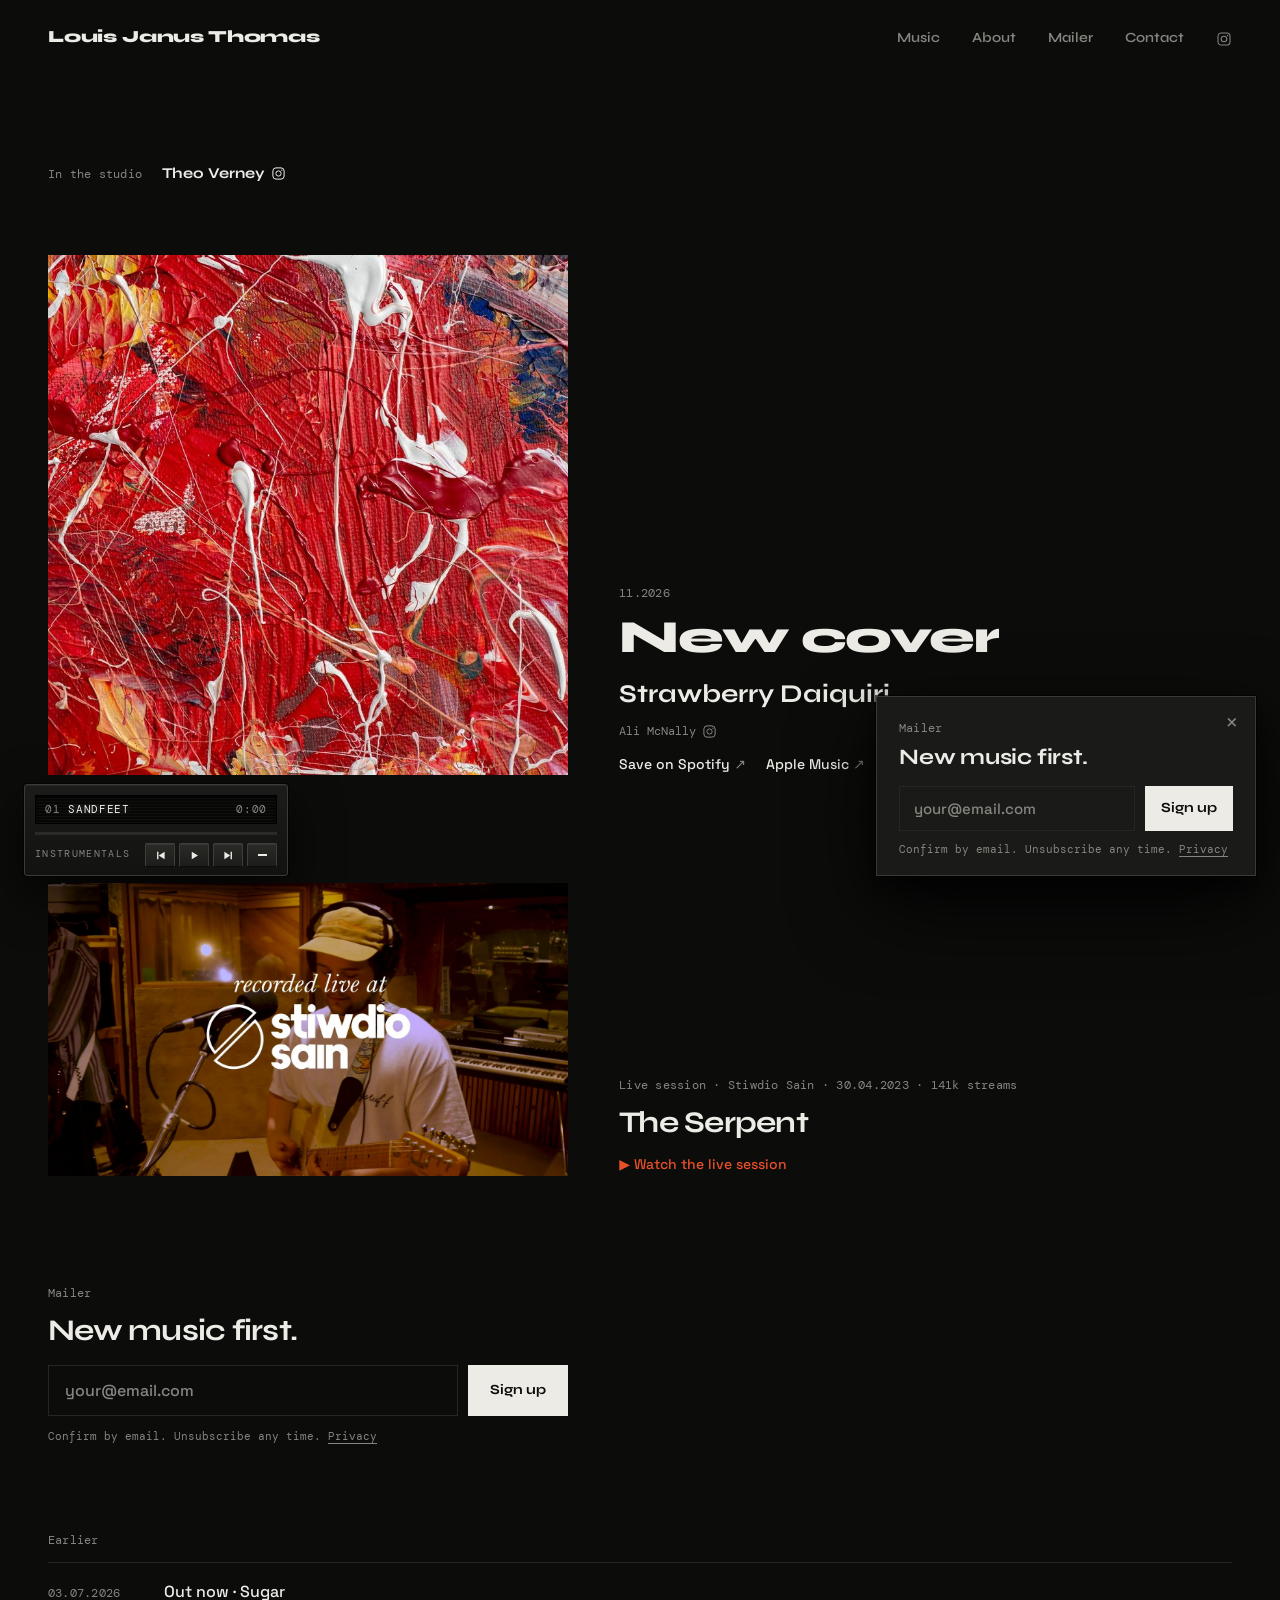
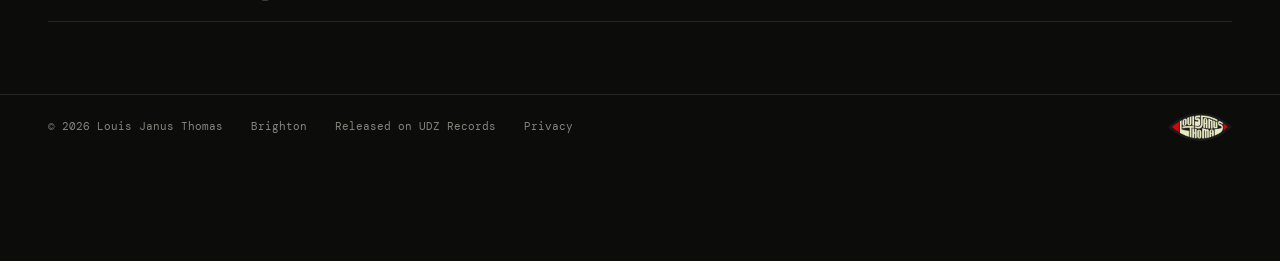
<file: index.html>
<!doctype html>
<html lang="en-GB">
<head>
<meta charset="utf-8">
<meta name="viewport" content="width=device-width, initial-scale=1">
<title>Louis Janus Thomas</title>
<meta name="description" content="Louis Janus Thomas: songwriter based in Brighton. Latest news and every release.">
<link rel="canonical" href="https://louisjanusthomas.com/">
<meta property="og:type" content="website"><meta property="og:site_name" content="Louis Janus Thomas"><meta property="og:url" content="https://louisjanusthomas.com/">
<meta property="og:title" content="Louis Janus Thomas"><meta property="og:description" content="Louis Janus Thomas: songwriter based in Brighton. Latest news and every release.">
<meta property="og:image" content="https://louisjanusthomas.com/images/og.jpg"><meta property="og:image:width" content="1200"><meta property="og:image:height" content="630"><meta name="twitter:card" content="summary_large_image">
<link rel="icon" href="favicon.ico?v=2" sizes="32x32"><link rel="icon" href="images/icon-512.png?v=2" type="image/png"><link rel="apple-touch-icon" href="images/apple-touch-icon.png?v=2">
<script type="application/ld+json">{"@context": "https://schema.org", "@type": "MusicGroup", "name": "Louis Janus Thomas", "url": "https://louisjanusthomas.com", "genre": ["Alternative", "Indie"], "foundingLocation": "Brighton", "sameAs": ["https://open.spotify.com/artist/5F0wBHmF6zP9Eul3FQ7f6A", "https://music.apple.com/gb/artist/1472512451", "https://www.deezer.com/artist/69370452", "https://louisjanusthomas.bandcamp.com", "https://www.instagram.com/louisjanusthomas"]}</script>
<meta name="theme-color" content="#0c0c0b">
<link rel="stylesheet" href="style.css">
<script>
document.addEventListener('submit',function(e){
  var f=e.target; if(!f.classList||!f.classList.contains('signup'))return;
  e.preventDefault();
  var b=f.querySelector('button'), em=f.querySelector('input[type=email]'), note=f.nextElementSibling;
  if(!em.value||!em.checkValidity()){em.focus();return}
  b.disabled=true; b.textContent='…';
  var cb='mc'+Date.now(), s=document.createElement('script');
  var q=new URLSearchParams(new FormData(f)).toString();
  var done=function(ok,msg){
    if(ok){f.classList.add('done');em.disabled=true;b.textContent=/confirm/i.test(msg)?'Check your inbox ✓':'You’re in ✓';
      if(note)note.textContent=/confirm/i.test(msg)?'One click in the email and you’re in. Check Junk if it’s not there.':'New music lands in your inbox first.';}
    else{b.disabled=false;b.textContent='Sign up';
      if(note)note.textContent=/already/i.test(msg)?'You’re already on the list ✓':(/too many/i.test(msg)?'Too many tries. Give it a few minutes.':'That didn’t work. Check the address and try again.');}
  };
  window[cb]=function(r){delete window[cb];s.remove();
    if(r.result==='redirect'){b.textContent='One sec…';f.setAttribute('target','_self');HTMLFormElement.prototype.submit.call(f);return}
    done(r.result==='success',r.msg||'')};
  s.onerror=function(){done(false,'')};
  s.src=f.action.replace('/post?','/post-json?')+'&'+q+'&c='+cb;
  document.body.appendChild(s);
});
</script>
</head>
<body>
<header class="top"><a class="name" href="index.html">Louis Janus Thomas</a><nav aria-label="Main"><a href="music.html">Music</a><a href="about.html">About</a><a href="mailer.html">Mailer</a><a href="contact.html">Contact</a><a class="nav-ig" href="https://www.instagram.com/louisjanusthomas" rel="noopener" aria-label="Instagram"><svg class="ig" viewBox="0 0 24 24" width="15" height="15" aria-hidden="true" fill="none" stroke="currentColor" stroke-width="1.6"><rect x="3" y="3" width="18" height="18" rx="5"/><circle cx="12" cy="12" r="4.2"/><circle cx="17.3" cy="6.7" r="1" fill="currentColor" stroke="none"/></svg></a></nav></header>
<main>
<section class="tease"><span class="meta">In the studio</span><span class="tease-n"><a href="https://www.instagram.com/theoverneyproduction/" rel="noopener">Theo Verney <svg class="ig" viewBox="0 0 24 24" width="15" height="15" aria-hidden="true" fill="none" stroke="currentColor" stroke-width="1.6"><rect x="3" y="3" width="18" height="18" rx="5"/><circle cx="12" cy="12" r="4.2"/><circle cx="17.3" cy="6.7" r="1" fill="currentColor" stroke="none"/></svg></a></span></section><section class="latest">
  <img src="images/covers/strawberry-daiquiri.jpg" alt="Strawberry Daiquiri cover" width="520" height="520">
  <div>
    <p class="meta">11.2026</p>
    <h1 class="lead-h">New cover</h1>
    <p class="lead-s">Strawberry Daiquiri</p>
    <p class="credit"><a href="https://www.instagram.com/ali_mcnally/" rel="noopener" aria-label="Ali McNally on Instagram">Ali McNally <svg class="ig" viewBox="0 0 24 24" width="15" height="15" aria-hidden="true" fill="none" stroke="currentColor" stroke-width="1.6"><rect x="3" y="3" width="18" height="18" rx="5"/><circle cx="12" cy="12" r="4.2"/><circle cx="17.3" cy="6.7" r="1" fill="currentColor" stroke="none"/></svg></a></p>
    <p class="links"><a href="https://open.spotify.com/track/0YFByZf0kAYL0RhvNrN1cr" rel="noopener">Save on Spotify</a><a href="https://music.apple.com/gb/album/strawberry-daiquiri-single/1741800974" rel="noopener">Apple Music</a><a href="https://www.deezer.com/album/574564491" rel="noopener">Deezer</a></p>
  </div>
</section><section class="live">
  <a href="https://www.youtube.com/watch?v=PK1HgKhGvKA" rel="noopener"><img src="images/serpent-live.jpg" alt="The Serpent, recorded live at Stiwdio Sain" width="1400" height="788" loading="lazy"></a>
  <div><p class="meta">Live session · Stiwdio Sain · 30.04.2023 · 141k streams</p><h2>The Serpent</h2><p class="links"><a class="watch" href="https://www.youtube.com/watch?v=PK1HgKhGvKA" rel="noopener">▶ Watch the live session</a></p></div>
</section><section class="join"><p class="meta">Mailer</p><h2>New music first.</h2><form class="signup" action="https://louisjanusthomas.us12.list-manage.com/subscribe/post?u=6ef71ec6cdeb04a01488d71c1&amp;id=c5436ca392&amp;f_id=00acf5e0f0" method="post"><label class="vh" for="em-home">Email address</label><input id="em-home" type="email" name="EMAIL" placeholder="your@email.com" autocomplete="email" required><input type="hidden" name="SOURCE" value="home"><div aria-hidden="true" style="position:absolute;left:-5000px"><input type="text" name="b_6ef71ec6cdeb04a01488d71c1_c5436ca392" tabindex="-1" value=""></div><button type="submit">Sign up</button></form><p class="fine">Confirm by email. Unsubscribe any time. <a href="privacy.html">Privacy</a></p></section><section class="updates"><h2 class="label-h">Earlier</h2><ul><li><span class="meta">03.07.2026</span><span>Out now · Sugar</span></li></ul></section>
</main>
<aside class="slidein" id="slidein" aria-label="Mailer" hidden><button class="si-x" type="button" aria-label="Close">&times;</button><p class="meta">Mailer</p><p class="si-h">New music first.</p><form class="signup" action="https://louisjanusthomas.us12.list-manage.com/subscribe/post?u=6ef71ec6cdeb04a01488d71c1&amp;id=c5436ca392&amp;f_id=00acf5e0f0" method="post"><label class="vh" for="em-slidein">Email address</label><input id="em-slidein" type="email" name="EMAIL" placeholder="your@email.com" autocomplete="email" required><input type="hidden" name="SOURCE" value="slidein"><div aria-hidden="true" style="position:absolute;left:-5000px"><input type="text" name="b_6ef71ec6cdeb04a01488d71c1_c5436ca392" tabindex="-1" value=""></div><button type="submit">Sign up</button></form><p class="fine">Confirm by email. Unsubscribe any time. <a href="privacy.html">Privacy</a></p></aside>
<footer class="foot"><span>© 2026 Louis Janus Thomas</span><span>Brighton</span><span class="label">Released on UDZ Records</span><a href="privacy.html">Privacy</a><a class="mark" href="index.html" aria-label="Louis Janus Thomas, home"><img src="images/ljt-logo.png" alt="Louis Janus Thomas" width="64" height="28"></a></footer>
<script>
(function(){
  var K='ljt_mailer', el=document.getElementById('slidein'); if(!el)return;
  function get(){try{return localStorage.getItem(K)}catch(e){return null}}
  function set(v){try{localStorage.setItem(K,v)}catch(e){}}
  var test=/[?&]mailer=1/.test(location.search);
  var st=get(); if(!test&&st==='joined')return; if(!test&&st&&+st>Date.now())return;
  var seen=false, shown=false;
  var inline=[].slice.call(document.querySelectorAll('main form.signup'));
  if('IntersectionObserver' in window&&inline.length){var io=new IntersectionObserver(function(es){es.forEach(function(x){if(x.isIntersecting)seen=true})});inline.forEach(function(f){io.observe(f)});}
  function show(force){if(shown||(seen&&!force))return;shown=true;el.hidden=false;void el.offsetWidth;setTimeout(function(){el.classList.add('in')},30);}
  function hide(days){el.classList.remove('in');setTimeout(function(){el.hidden=true},400);set(String(Date.now()+days*864e5));}
  if(test){setTimeout(function(){show(true)},800)}else{setTimeout(show,20000)}
  addEventListener('scroll',function(){var d=document.documentElement;if((scrollY+innerHeight)/d.scrollHeight>0.5)show()},{passive:true});
  el.querySelector('.si-x').addEventListener('click',function(){hide(30)});
  addEventListener('keydown',function(e){if(e.key==='Escape'&&shown)hide(30)});
  document.addEventListener('submit',function(e){if(e.target.closest&&e.target.closest('.slidein')||e.target.classList.contains('signup')){setTimeout(function(){if(document.querySelector('.signup.done'))set('joined')},4000)}});
})();
</script>
<div class="deck" id="deck" data-tracks='[{&quot;s&quot;: &quot;audio/inst/sandfeet.mp3&quot;, &quot;t&quot;: &quot;Sandfeet&quot;}, {&quot;s&quot;: &quot;audio/inst/latino-booty-sunrise.mp3&quot;, &quot;t&quot;: &quot;Latino Booty Sunrise&quot;}, {&quot;s&quot;: &quot;audio/inst/filter-tips.mp3&quot;, &quot;t&quot;: &quot;Filter Tips&quot;}, {&quot;s&quot;: &quot;audio/inst/auspicious-momentum.mp3&quot;, &quot;t&quot;: &quot;Auspicious Momentum&quot;}, {&quot;s&quot;: &quot;audio/inst/strawberry-daiquiri.mp3&quot;, &quot;t&quot;: &quot;Strawberry Daiquiri&quot;}]' role="region" aria-label="Instrumentals player"><div class="lcd"><span class="lcd-n">01</span><span class="lcd-t"><span>Sandfeet</span></span><span class="lcd-tm">0:00</span></div><div class="bar" role="slider" aria-label="Seek" tabindex="0" aria-valuemin="0" aria-valuemax="100" aria-valuenow="0"><i></i></div><div class="keys"><span class="lbl">Instrumentals</span><button class="k-prev" type="button" aria-label="Previous"><svg viewBox="0 0 16 16" aria-hidden="true"><path d="M3 2.5h2v11H3zM14 2.5v11L5.5 8z" fill="currentColor"/></svg></button><button class="k-play" type="button" aria-label="Play"><svg viewBox="0 0 16 16" aria-hidden="true"><path d="M4 2.5v11l9-5.5z" fill="currentColor"/></svg></button><button class="k-next" type="button" aria-label="Next"><svg viewBox="0 0 16 16" aria-hidden="true"><path d="M11 2.5h2v11h-2zM2 2.5v11L10.5 8z" fill="currentColor"/></svg></button><button class="k-min" type="button" aria-label="Minimise player" aria-expanded="true"><span></span></button></div></div><script>
(function(){
  var d=document.getElementById('deck'); if(!d)return;
  var T=JSON.parse(d.getAttribute('data-tracks')), a=new Audio(), i=0, K='ljt_deck';
  a.preload='none';
  var n=d.querySelector('.lcd-n'), t=d.querySelector('.lcd-t span'), tm=d.querySelector('.lcd-tm'), bar=d.querySelector('.bar'), fill=bar.querySelector('i'),
      pb=d.querySelector('.k-play'), PLAY=pb.innerHTML, PAUSE='<svg viewBox="0 0 16 16" aria-hidden="true"><path d="M3.5 2.5h3v11h-3zM9.5 2.5h3v11h-3z" fill="currentColor"/></svg>';
  function fmt(s){s=Math.max(0,Math.floor(s||0));return Math.floor(s/60)+':'+('0'+s%60).slice(-2)}
  function save(){try{sessionStorage.setItem(K,JSON.stringify({i:i,t:a.currentTime||0,p:!a.paused}))}catch(e){}}
  function show(){n.textContent=('0'+(i+1)).slice(-2);t.textContent=T[i].t;
    d.classList.toggle('long',t.scrollWidth>t.parentNode.clientWidth);
    if('mediaSession' in navigator){try{navigator.mediaSession.metadata=new MediaMetadata({title:T[i].t+' (Instrumental)',artist:'Louis Janus Thomas',artwork:[{src:'images/icon-512.png',sizes:'512x512',type:'image/png'}]})}catch(e){}}}
  function load(k,play,at){i=(k+T.length)%T.length;a.src=T[i].s;show();if(at){var f=function(){a.removeEventListener('loadedmetadata',f);try{a.currentTime=at}catch(e){}};a.addEventListener('loadedmetadata',f)}if(play)go()}
  function go(){var p=a.play();if(p&&p.catch)p.catch(function(){})}
  function toggle(){if(!a.src)load(i,true);else if(a.paused)go();else a.pause()}
  pb.addEventListener('click',toggle);
  d.querySelector('.k-prev').addEventListener('click',function(){if(a.currentTime>3){a.currentTime=0;return}load(i-1,!a.paused||!a.src)});
  d.querySelector('.k-next').addEventListener('click',function(){load(i+1,!a.paused||!a.src)});
  var mb=d.querySelector('.k-min');
  function mini(on){d.classList.toggle('min',on);mb.setAttribute('aria-expanded',String(!on));mb.setAttribute('aria-label',on?'Open player':'Minimise player');try{localStorage.setItem(K+'_min',on?'1':'')}catch(e){}}
  mb.addEventListener('click',function(){mini(!d.classList.contains('min'))});
  try{if(localStorage.getItem(K+'_min'))mini(true)}catch(e){}
  a.addEventListener('play',function(){d.classList.add('on');pb.innerHTML=PAUSE;pb.setAttribute('aria-label','Pause');save()});
  a.addEventListener('pause',function(){d.classList.remove('on');pb.innerHTML=PLAY;pb.setAttribute('aria-label','Play');save()});
  a.addEventListener('ended',function(){load(i+1,true)});
  a.addEventListener('timeupdate',function(){tm.textContent=fmt(a.currentTime);var p=a.duration?a.currentTime/a.duration*100:0;fill.style.width=p+'%';bar.setAttribute('aria-valuenow',Math.round(p))});
  setInterval(function(){if(!a.paused)save()},2000);
  function seek(x){var r=bar.getBoundingClientRect();if(a.duration)a.currentTime=Math.min(1,Math.max(0,(x-r.left)/r.width))*a.duration}
  bar.addEventListener('click',function(e){if(!a.src)return;seek(e.clientX)});
  bar.addEventListener('keydown',function(e){if(!a.duration)return;if(e.key==='ArrowRight')a.currentTime+=5;if(e.key==='ArrowLeft')a.currentTime-=5});
  if('mediaSession' in navigator){try{navigator.mediaSession.setActionHandler('previoustrack',function(){load(i-1,true)});navigator.mediaSession.setActionHandler('nexttrack',function(){load(i+1,true)})}catch(e){}}
  try{var st=JSON.parse(sessionStorage.getItem(K)||'null');if(st&&T[st.i]){i=st.i;a.preload='auto';load(i,st.p,st.t)}else show()}catch(e){show()}
  addEventListener('pagehide',save);

  /* Keep the music going between pages: swap the page content instead of reloading. The Vault opens as a normal page. */
  function swap(url,push){
    return fetch(url,{credentials:'same-origin'}).then(function(r){if(!r.ok)throw 0;return r.text()}).then(function(h){
      var x=new DOMParser().parseFromString(h,'text/html');
      if(x.body.classList.contains('bare')||!x.querySelector('main')){location.href=url;return}
      document.title=x.title;
      var m=document.querySelector('main'), nm=x.querySelector('main'); m.replaceWith(nm);
      var nv=x.querySelector('header.top nav'), ov=document.querySelector('header.top nav'); if(nv&&ov)ov.replaceWith(nv);
      [].forEach.call(nm.querySelectorAll('script'),function(s){var c=document.createElement('script');[].forEach.call(s.attributes,function(at){c.setAttribute(at.name,at.value)});c.text=s.text;s.replaceWith(c)});
      if(push)history.pushState({deck:1},'',url);
      var h2=new URL(url,location.href).hash; if(h2&&document.querySelector(h2))document.querySelector(h2).scrollIntoView();else scrollTo(0,0);
    }).catch(function(){location.href=url});
  }
  if(window.fetch&&window.DOMParser&&history.pushState&&location.protocol!=='file:'){
    document.addEventListener('click',function(e){
      var l=e.target.closest&&e.target.closest('a'); if(!l||e.defaultPrevented||e.button||e.metaKey||e.ctrlKey||e.shiftKey||e.altKey)return;
      if(l.target||l.hasAttribute('download')||l.closest('#deck'))return;
      var u=new URL(l.href,location.href); if(u.origin!==location.origin||/vault/.test(u.pathname)||!/(\.html|\/)$/.test(u.pathname))return;
      if(u.pathname===location.pathname&&u.hash)return;
      e.preventDefault(); swap(u.href,true);
    });
    addEventListener('popstate',function(){swap(location.href,false)});
  }
})();
</script>
</body>
</html>
</file>
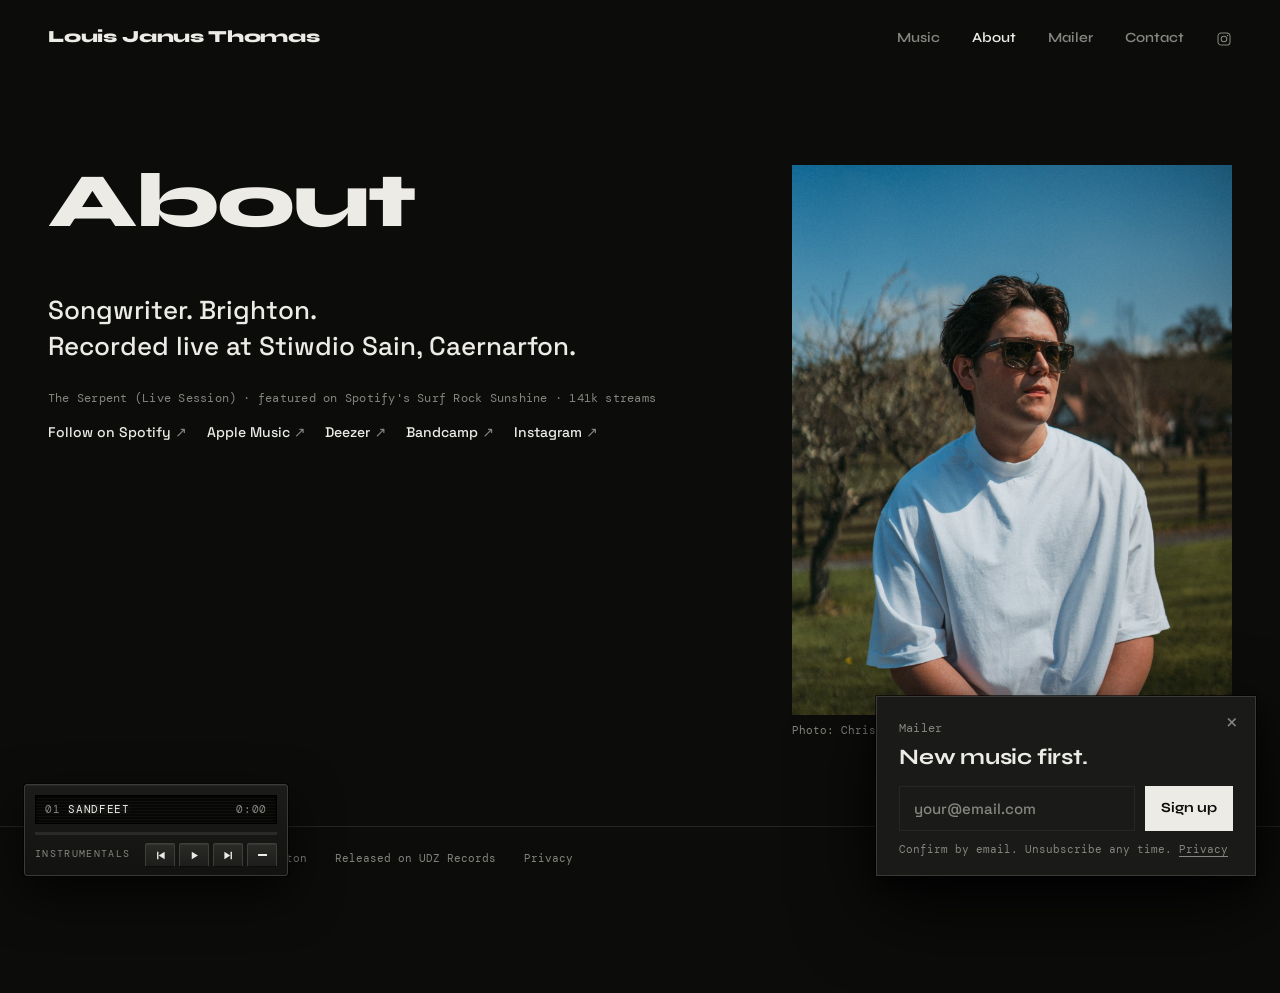
<file: about.html>
<!doctype html>
<html lang="en-GB">
<head>
<meta charset="utf-8">
<meta name="viewport" content="width=device-width, initial-scale=1">
<title>About | Louis Janus Thomas</title>
<meta name="description" content="About Louis Janus Thomas, songwriter based in Brighton.">
<link rel="canonical" href="https://louisjanusthomas.com/about.html">
<meta property="og:type" content="website"><meta property="og:site_name" content="Louis Janus Thomas"><meta property="og:url" content="https://louisjanusthomas.com/about.html">
<meta property="og:title" content="About | Louis Janus Thomas"><meta property="og:description" content="About Louis Janus Thomas, songwriter based in Brighton.">
<meta property="og:image" content="https://louisjanusthomas.com/images/og.jpg"><meta property="og:image:width" content="1200"><meta property="og:image:height" content="630"><meta name="twitter:card" content="summary_large_image">
<link rel="icon" href="favicon.ico?v=2" sizes="32x32"><link rel="icon" href="images/icon-512.png?v=2" type="image/png"><link rel="apple-touch-icon" href="images/apple-touch-icon.png?v=2">
<meta name="theme-color" content="#0c0c0b">
<link rel="stylesheet" href="style.css">
<script>
document.addEventListener('submit',function(e){
  var f=e.target; if(!f.classList||!f.classList.contains('signup'))return;
  e.preventDefault();
  var b=f.querySelector('button'), em=f.querySelector('input[type=email]'), note=f.nextElementSibling;
  if(!em.value||!em.checkValidity()){em.focus();return}
  b.disabled=true; b.textContent='…';
  var cb='mc'+Date.now(), s=document.createElement('script');
  var q=new URLSearchParams(new FormData(f)).toString();
  var done=function(ok,msg){
    if(ok){f.classList.add('done');em.disabled=true;b.textContent=/confirm/i.test(msg)?'Check your inbox ✓':'You’re in ✓';
      if(note)note.textContent=/confirm/i.test(msg)?'One click in the email and you’re in. Check Junk if it’s not there.':'New music lands in your inbox first.';}
    else{b.disabled=false;b.textContent='Sign up';
      if(note)note.textContent=/already/i.test(msg)?'You’re already on the list ✓':(/too many/i.test(msg)?'Too many tries. Give it a few minutes.':'That didn’t work. Check the address and try again.');}
  };
  window[cb]=function(r){delete window[cb];s.remove();
    if(r.result==='redirect'){b.textContent='One sec…';f.setAttribute('target','_self');HTMLFormElement.prototype.submit.call(f);return}
    done(r.result==='success',r.msg||'')};
  s.onerror=function(){done(false,'')};
  s.src=f.action.replace('/post?','/post-json?')+'&'+q+'&c='+cb;
  document.body.appendChild(s);
});
</script>
</head>
<body>
<header class="top"><a class="name" href="index.html">Louis Janus Thomas</a><nav aria-label="Main"><a href="music.html">Music</a><a href="about.html" aria-current="page">About</a><a href="mailer.html">Mailer</a><a href="contact.html">Contact</a><a class="nav-ig" href="https://www.instagram.com/louisjanusthomas" rel="noopener" aria-label="Instagram"><svg class="ig" viewBox="0 0 24 24" width="15" height="15" aria-hidden="true" fill="none" stroke="currentColor" stroke-width="1.6"><rect x="3" y="3" width="18" height="18" rx="5"/><circle cx="12" cy="12" r="4.2"/><circle cx="17.3" cy="6.7" r="1" fill="currentColor" stroke="none"/></svg></a></nav></header>
<main>
<section class="page about">
  <div>
  <h1>About</h1>
  <p class="big">Songwriter. Brighton.<br>Recorded live at Stiwdio Sain, Caernarfon.</p>
  <p class="meta">The Serpent (Live Session) · featured on Spotify's Surf Rock Sunshine · 141k streams</p>
  <p class="links"><a href="https://open.spotify.com/artist/5F0wBHmF6zP9Eul3FQ7f6A" rel="noopener">Follow on Spotify</a><a href="https://music.apple.com/gb/artist/1472512451" rel="noopener">Apple Music</a><a href="https://www.deezer.com/artist/69370452" rel="noopener">Deezer</a><a href="https://louisjanusthomas.bandcamp.com" rel="noopener">Bandcamp</a><a href="https://www.instagram.com/louisjanusthomas" rel="noopener">Instagram</a></p>
  </div>
  <figure class="portrait"><img src="images/about.jpg" alt="Louis Janus Thomas in sunglasses and a white T-shirt, outdoors" width="1400" height="1750"><figcaption>Photo: <a href="https://christianjustinn.myportfolio.com/home" rel="noopener">Chris Justin</a></figcaption></figure>
</section>
</main>
<aside class="slidein" id="slidein" aria-label="Mailer" hidden><button class="si-x" type="button" aria-label="Close">&times;</button><p class="meta">Mailer</p><p class="si-h">New music first.</p><form class="signup" action="https://louisjanusthomas.us12.list-manage.com/subscribe/post?u=6ef71ec6cdeb04a01488d71c1&amp;id=c5436ca392&amp;f_id=00acf5e0f0" method="post"><label class="vh" for="em-slidein">Email address</label><input id="em-slidein" type="email" name="EMAIL" placeholder="your@email.com" autocomplete="email" required><input type="hidden" name="SOURCE" value="slidein"><div aria-hidden="true" style="position:absolute;left:-5000px"><input type="text" name="b_6ef71ec6cdeb04a01488d71c1_c5436ca392" tabindex="-1" value=""></div><button type="submit">Sign up</button></form><p class="fine">Confirm by email. Unsubscribe any time. <a href="privacy.html">Privacy</a></p></aside>
<footer class="foot"><span>© 2026 Louis Janus Thomas</span><span>Brighton</span><span class="label">Released on UDZ Records</span><a href="privacy.html">Privacy</a><a class="mark" href="index.html" aria-label="Louis Janus Thomas, home"><img src="images/ljt-logo.png" alt="Louis Janus Thomas" width="64" height="28"></a></footer>
<script>
(function(){
  var K='ljt_mailer', el=document.getElementById('slidein'); if(!el)return;
  function get(){try{return localStorage.getItem(K)}catch(e){return null}}
  function set(v){try{localStorage.setItem(K,v)}catch(e){}}
  var test=/[?&]mailer=1/.test(location.search);
  var st=get(); if(!test&&st==='joined')return; if(!test&&st&&+st>Date.now())return;
  var seen=false, shown=false;
  var inline=[].slice.call(document.querySelectorAll('main form.signup'));
  if('IntersectionObserver' in window&&inline.length){var io=new IntersectionObserver(function(es){es.forEach(function(x){if(x.isIntersecting)seen=true})});inline.forEach(function(f){io.observe(f)});}
  function show(force){if(shown||(seen&&!force))return;shown=true;el.hidden=false;void el.offsetWidth;setTimeout(function(){el.classList.add('in')},30);}
  function hide(days){el.classList.remove('in');setTimeout(function(){el.hidden=true},400);set(String(Date.now()+days*864e5));}
  if(test){setTimeout(function(){show(true)},800)}else{setTimeout(show,20000)}
  addEventListener('scroll',function(){var d=document.documentElement;if((scrollY+innerHeight)/d.scrollHeight>0.5)show()},{passive:true});
  el.querySelector('.si-x').addEventListener('click',function(){hide(30)});
  addEventListener('keydown',function(e){if(e.key==='Escape'&&shown)hide(30)});
  document.addEventListener('submit',function(e){if(e.target.closest&&e.target.closest('.slidein')||e.target.classList.contains('signup')){setTimeout(function(){if(document.querySelector('.signup.done'))set('joined')},4000)}});
})();
</script>
<div class="deck" id="deck" data-tracks='[{&quot;s&quot;: &quot;audio/inst/sandfeet.mp3&quot;, &quot;t&quot;: &quot;Sandfeet&quot;}, {&quot;s&quot;: &quot;audio/inst/latino-booty-sunrise.mp3&quot;, &quot;t&quot;: &quot;Latino Booty Sunrise&quot;}, {&quot;s&quot;: &quot;audio/inst/filter-tips.mp3&quot;, &quot;t&quot;: &quot;Filter Tips&quot;}, {&quot;s&quot;: &quot;audio/inst/auspicious-momentum.mp3&quot;, &quot;t&quot;: &quot;Auspicious Momentum&quot;}, {&quot;s&quot;: &quot;audio/inst/strawberry-daiquiri.mp3&quot;, &quot;t&quot;: &quot;Strawberry Daiquiri&quot;}]' role="region" aria-label="Instrumentals player"><div class="lcd"><span class="lcd-n">01</span><span class="lcd-t"><span>Sandfeet</span></span><span class="lcd-tm">0:00</span></div><div class="bar" role="slider" aria-label="Seek" tabindex="0" aria-valuemin="0" aria-valuemax="100" aria-valuenow="0"><i></i></div><div class="keys"><span class="lbl">Instrumentals</span><button class="k-prev" type="button" aria-label="Previous"><svg viewBox="0 0 16 16" aria-hidden="true"><path d="M3 2.5h2v11H3zM14 2.5v11L5.5 8z" fill="currentColor"/></svg></button><button class="k-play" type="button" aria-label="Play"><svg viewBox="0 0 16 16" aria-hidden="true"><path d="M4 2.5v11l9-5.5z" fill="currentColor"/></svg></button><button class="k-next" type="button" aria-label="Next"><svg viewBox="0 0 16 16" aria-hidden="true"><path d="M11 2.5h2v11h-2zM2 2.5v11L10.5 8z" fill="currentColor"/></svg></button><button class="k-min" type="button" aria-label="Minimise player" aria-expanded="true"><span></span></button></div></div><script>
(function(){
  var d=document.getElementById('deck'); if(!d)return;
  var T=JSON.parse(d.getAttribute('data-tracks')), a=new Audio(), i=0, K='ljt_deck';
  a.preload='none';
  var n=d.querySelector('.lcd-n'), t=d.querySelector('.lcd-t span'), tm=d.querySelector('.lcd-tm'), bar=d.querySelector('.bar'), fill=bar.querySelector('i'),
      pb=d.querySelector('.k-play'), PLAY=pb.innerHTML, PAUSE='<svg viewBox="0 0 16 16" aria-hidden="true"><path d="M3.5 2.5h3v11h-3zM9.5 2.5h3v11h-3z" fill="currentColor"/></svg>';
  function fmt(s){s=Math.max(0,Math.floor(s||0));return Math.floor(s/60)+':'+('0'+s%60).slice(-2)}
  function save(){try{sessionStorage.setItem(K,JSON.stringify({i:i,t:a.currentTime||0,p:!a.paused}))}catch(e){}}
  function show(){n.textContent=('0'+(i+1)).slice(-2);t.textContent=T[i].t;
    d.classList.toggle('long',t.scrollWidth>t.parentNode.clientWidth);
    if('mediaSession' in navigator){try{navigator.mediaSession.metadata=new MediaMetadata({title:T[i].t+' (Instrumental)',artist:'Louis Janus Thomas',artwork:[{src:'images/icon-512.png',sizes:'512x512',type:'image/png'}]})}catch(e){}}}
  function load(k,play,at){i=(k+T.length)%T.length;a.src=T[i].s;show();if(at){var f=function(){a.removeEventListener('loadedmetadata',f);try{a.currentTime=at}catch(e){}};a.addEventListener('loadedmetadata',f)}if(play)go()}
  function go(){var p=a.play();if(p&&p.catch)p.catch(function(){})}
  function toggle(){if(!a.src)load(i,true);else if(a.paused)go();else a.pause()}
  pb.addEventListener('click',toggle);
  d.querySelector('.k-prev').addEventListener('click',function(){if(a.currentTime>3){a.currentTime=0;return}load(i-1,!a.paused||!a.src)});
  d.querySelector('.k-next').addEventListener('click',function(){load(i+1,!a.paused||!a.src)});
  var mb=d.querySelector('.k-min');
  function mini(on){d.classList.toggle('min',on);mb.setAttribute('aria-expanded',String(!on));mb.setAttribute('aria-label',on?'Open player':'Minimise player');try{localStorage.setItem(K+'_min',on?'1':'')}catch(e){}}
  mb.addEventListener('click',function(){mini(!d.classList.contains('min'))});
  try{if(localStorage.getItem(K+'_min'))mini(true)}catch(e){}
  a.addEventListener('play',function(){d.classList.add('on');pb.innerHTML=PAUSE;pb.setAttribute('aria-label','Pause');save()});
  a.addEventListener('pause',function(){d.classList.remove('on');pb.innerHTML=PLAY;pb.setAttribute('aria-label','Play');save()});
  a.addEventListener('ended',function(){load(i+1,true)});
  a.addEventListener('timeupdate',function(){tm.textContent=fmt(a.currentTime);var p=a.duration?a.currentTime/a.duration*100:0;fill.style.width=p+'%';bar.setAttribute('aria-valuenow',Math.round(p))});
  setInterval(function(){if(!a.paused)save()},2000);
  function seek(x){var r=bar.getBoundingClientRect();if(a.duration)a.currentTime=Math.min(1,Math.max(0,(x-r.left)/r.width))*a.duration}
  bar.addEventListener('click',function(e){if(!a.src)return;seek(e.clientX)});
  bar.addEventListener('keydown',function(e){if(!a.duration)return;if(e.key==='ArrowRight')a.currentTime+=5;if(e.key==='ArrowLeft')a.currentTime-=5});
  if('mediaSession' in navigator){try{navigator.mediaSession.setActionHandler('previoustrack',function(){load(i-1,true)});navigator.mediaSession.setActionHandler('nexttrack',function(){load(i+1,true)})}catch(e){}}
  try{var st=JSON.parse(sessionStorage.getItem(K)||'null');if(st&&T[st.i]){i=st.i;a.preload='auto';load(i,st.p,st.t)}else show()}catch(e){show()}
  addEventListener('pagehide',save);

  /* Keep the music going between pages: swap the page content instead of reloading. The Vault opens as a normal page. */
  function swap(url,push){
    return fetch(url,{credentials:'same-origin'}).then(function(r){if(!r.ok)throw 0;return r.text()}).then(function(h){
      var x=new DOMParser().parseFromString(h,'text/html');
      if(x.body.classList.contains('bare')||!x.querySelector('main')){location.href=url;return}
      document.title=x.title;
      var m=document.querySelector('main'), nm=x.querySelector('main'); m.replaceWith(nm);
      var nv=x.querySelector('header.top nav'), ov=document.querySelector('header.top nav'); if(nv&&ov)ov.replaceWith(nv);
      [].forEach.call(nm.querySelectorAll('script'),function(s){var c=document.createElement('script');[].forEach.call(s.attributes,function(at){c.setAttribute(at.name,at.value)});c.text=s.text;s.replaceWith(c)});
      if(push)history.pushState({deck:1},'',url);
      var h2=new URL(url,location.href).hash; if(h2&&document.querySelector(h2))document.querySelector(h2).scrollIntoView();else scrollTo(0,0);
    }).catch(function(){location.href=url});
  }
  if(window.fetch&&window.DOMParser&&history.pushState&&location.protocol!=='file:'){
    document.addEventListener('click',function(e){
      var l=e.target.closest&&e.target.closest('a'); if(!l||e.defaultPrevented||e.button||e.metaKey||e.ctrlKey||e.shiftKey||e.altKey)return;
      if(l.target||l.hasAttribute('download')||l.closest('#deck'))return;
      var u=new URL(l.href,location.href); if(u.origin!==location.origin||/vault/.test(u.pathname)||!/(\.html|\/)$/.test(u.pathname))return;
      if(u.pathname===location.pathname&&u.hash)return;
      e.preventDefault(); swap(u.href,true);
    });
    addEventListener('popstate',function(){swap(location.href,false)});
  }
})();
</script>
</body>
</html>
</file>
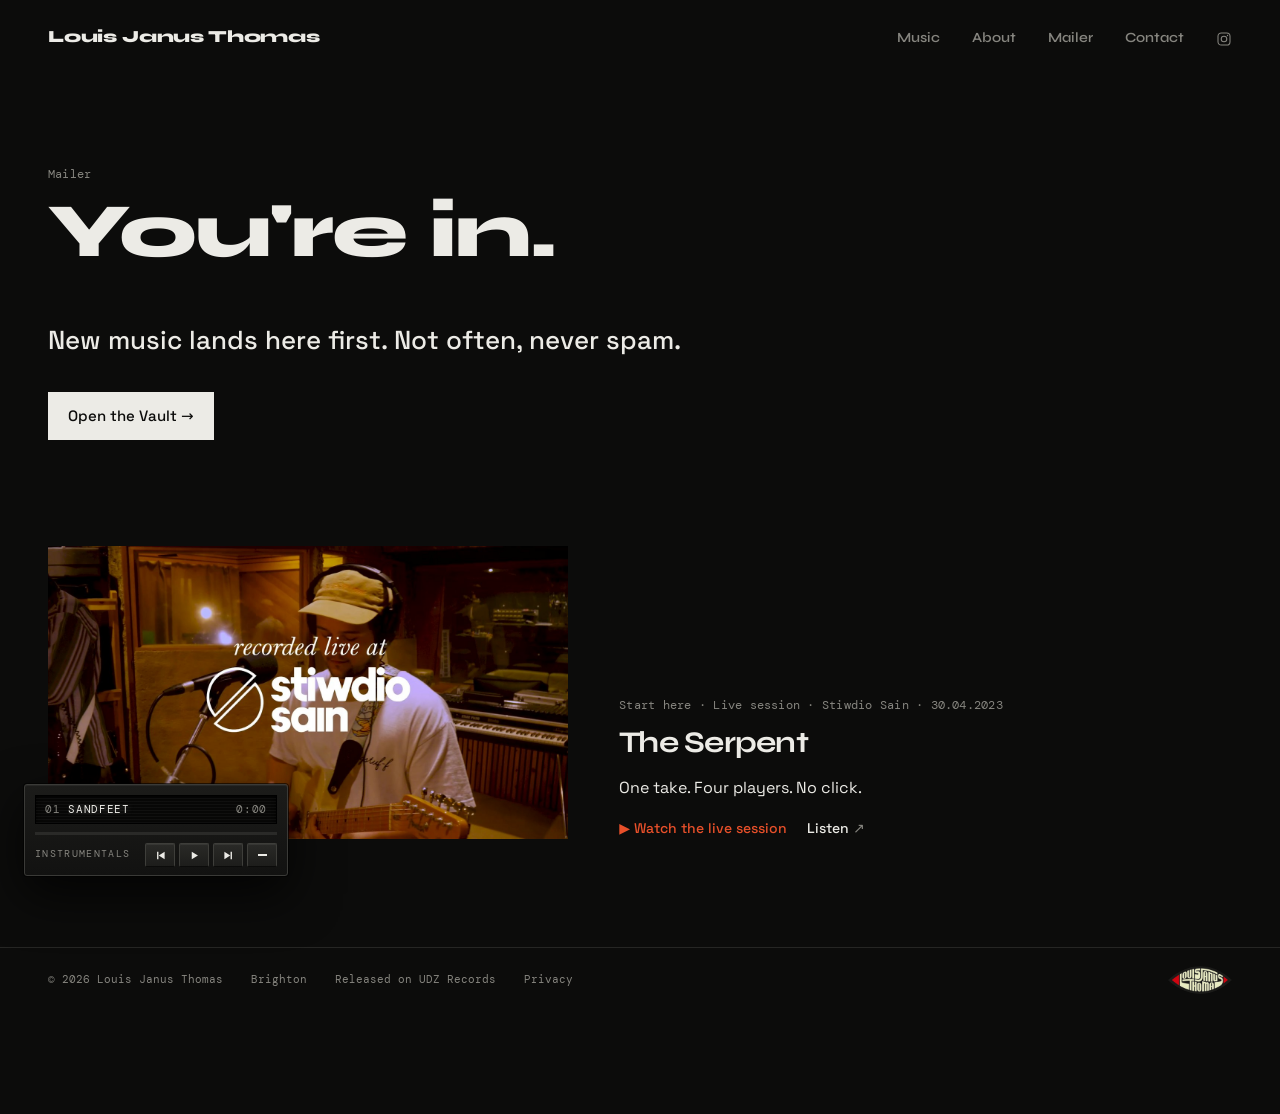
<file: confirmed.html>
<!doctype html>
<html lang="en-GB">
<head>
<meta charset="utf-8">
<meta name="viewport" content="width=device-width, initial-scale=1">
<title>Confirmed | Louis Janus Thomas</title>
<meta name="description" content="You&#x27;re on the Louis Janus Thomas mailer.">
<link rel="canonical" href="https://louisjanusthomas.com/confirmed.html">
<meta property="og:type" content="website"><meta property="og:site_name" content="Louis Janus Thomas"><meta property="og:url" content="https://louisjanusthomas.com/confirmed.html">
<meta property="og:title" content="Confirmed | Louis Janus Thomas"><meta property="og:description" content="You&#x27;re on the Louis Janus Thomas mailer.">
<meta property="og:image" content="https://louisjanusthomas.com/images/og.jpg"><meta property="og:image:width" content="1200"><meta property="og:image:height" content="630"><meta name="twitter:card" content="summary_large_image">
<link rel="icon" href="favicon.ico?v=2" sizes="32x32"><link rel="icon" href="images/icon-512.png?v=2" type="image/png"><link rel="apple-touch-icon" href="images/apple-touch-icon.png?v=2">
<meta name="theme-color" content="#0c0c0b">
<link rel="stylesheet" href="style.css">
<script>
document.addEventListener('submit',function(e){
  var f=e.target; if(!f.classList||!f.classList.contains('signup'))return;
  e.preventDefault();
  var b=f.querySelector('button'), em=f.querySelector('input[type=email]'), note=f.nextElementSibling;
  if(!em.value||!em.checkValidity()){em.focus();return}
  b.disabled=true; b.textContent='…';
  var cb='mc'+Date.now(), s=document.createElement('script');
  var q=new URLSearchParams(new FormData(f)).toString();
  var done=function(ok,msg){
    if(ok){f.classList.add('done');em.disabled=true;b.textContent=/confirm/i.test(msg)?'Check your inbox ✓':'You’re in ✓';
      if(note)note.textContent=/confirm/i.test(msg)?'One click in the email and you’re in. Check Junk if it’s not there.':'New music lands in your inbox first.';}
    else{b.disabled=false;b.textContent='Sign up';
      if(note)note.textContent=/already/i.test(msg)?'You’re already on the list ✓':(/too many/i.test(msg)?'Too many tries. Give it a few minutes.':'That didn’t work. Check the address and try again.');}
  };
  window[cb]=function(r){delete window[cb];s.remove();
    if(r.result==='redirect'){b.textContent='One sec…';f.setAttribute('target','_self');HTMLFormElement.prototype.submit.call(f);return}
    done(r.result==='success',r.msg||'')};
  s.onerror=function(){done(false,'')};
  s.src=f.action.replace('/post?','/post-json?')+'&'+q+'&c='+cb;
  document.body.appendChild(s);
});
</script>
</head>
<body>
<header class="top"><a class="name" href="index.html">Louis Janus Thomas</a><nav aria-label="Main"><a href="music.html">Music</a><a href="about.html">About</a><a href="mailer.html">Mailer</a><a href="contact.html">Contact</a><a class="nav-ig" href="https://www.instagram.com/louisjanusthomas" rel="noopener" aria-label="Instagram"><svg class="ig" viewBox="0 0 24 24" width="15" height="15" aria-hidden="true" fill="none" stroke="currentColor" stroke-width="1.6"><rect x="3" y="3" width="18" height="18" rx="5"/><circle cx="12" cy="12" r="4.2"/><circle cx="17.3" cy="6.7" r="1" fill="currentColor" stroke="none"/></svg></a></nav></header>
<main>
<section class="page narrow">
  <p class="meta">Mailer</p>
  <h1>You're in.</h1>
  <p class="big">New music lands here first. Not often, never spam.</p>
  <p class="gift-link"><a class="dl" href="vault.html">Open the Vault &rarr;</a></p>
</section>
<section class="live">
  <a href="https://www.youtube.com/watch?v=PK1HgKhGvKA" rel="noopener"><img src="images/serpent-live.jpg" alt="The Serpent, recorded live at Stiwdio Sain" width="1400" height="788"></a>
  <div><p class="meta">Start here · Live session · Stiwdio Sain · 30.04.2023</p><h2>The Serpent</h2><p>One take. Four players. No click.</p>
  <p class="links"><a class="watch" href="https://www.youtube.com/watch?v=PK1HgKhGvKA" rel="noopener">▶ Watch the live session</a><a href="music.html">Listen</a></p></div>
</section>
</main>

<footer class="foot"><span>© 2026 Louis Janus Thomas</span><span>Brighton</span><span class="label">Released on UDZ Records</span><a href="privacy.html">Privacy</a><a class="mark" href="index.html" aria-label="Louis Janus Thomas, home"><img src="images/ljt-logo.png" alt="Louis Janus Thomas" width="64" height="28"></a></footer>

<div class="deck" id="deck" data-tracks='[{&quot;s&quot;: &quot;audio/inst/sandfeet.mp3&quot;, &quot;t&quot;: &quot;Sandfeet&quot;}, {&quot;s&quot;: &quot;audio/inst/latino-booty-sunrise.mp3&quot;, &quot;t&quot;: &quot;Latino Booty Sunrise&quot;}, {&quot;s&quot;: &quot;audio/inst/filter-tips.mp3&quot;, &quot;t&quot;: &quot;Filter Tips&quot;}, {&quot;s&quot;: &quot;audio/inst/auspicious-momentum.mp3&quot;, &quot;t&quot;: &quot;Auspicious Momentum&quot;}, {&quot;s&quot;: &quot;audio/inst/strawberry-daiquiri.mp3&quot;, &quot;t&quot;: &quot;Strawberry Daiquiri&quot;}]' role="region" aria-label="Instrumentals player"><div class="lcd"><span class="lcd-n">01</span><span class="lcd-t"><span>Sandfeet</span></span><span class="lcd-tm">0:00</span></div><div class="bar" role="slider" aria-label="Seek" tabindex="0" aria-valuemin="0" aria-valuemax="100" aria-valuenow="0"><i></i></div><div class="keys"><span class="lbl">Instrumentals</span><button class="k-prev" type="button" aria-label="Previous"><svg viewBox="0 0 16 16" aria-hidden="true"><path d="M3 2.5h2v11H3zM14 2.5v11L5.5 8z" fill="currentColor"/></svg></button><button class="k-play" type="button" aria-label="Play"><svg viewBox="0 0 16 16" aria-hidden="true"><path d="M4 2.5v11l9-5.5z" fill="currentColor"/></svg></button><button class="k-next" type="button" aria-label="Next"><svg viewBox="0 0 16 16" aria-hidden="true"><path d="M11 2.5h2v11h-2zM2 2.5v11L10.5 8z" fill="currentColor"/></svg></button><button class="k-min" type="button" aria-label="Minimise player" aria-expanded="true"><span></span></button></div></div><script>
(function(){
  var d=document.getElementById('deck'); if(!d)return;
  var T=JSON.parse(d.getAttribute('data-tracks')), a=new Audio(), i=0, K='ljt_deck';
  a.preload='none';
  var n=d.querySelector('.lcd-n'), t=d.querySelector('.lcd-t span'), tm=d.querySelector('.lcd-tm'), bar=d.querySelector('.bar'), fill=bar.querySelector('i'),
      pb=d.querySelector('.k-play'), PLAY=pb.innerHTML, PAUSE='<svg viewBox="0 0 16 16" aria-hidden="true"><path d="M3.5 2.5h3v11h-3zM9.5 2.5h3v11h-3z" fill="currentColor"/></svg>';
  function fmt(s){s=Math.max(0,Math.floor(s||0));return Math.floor(s/60)+':'+('0'+s%60).slice(-2)}
  function save(){try{sessionStorage.setItem(K,JSON.stringify({i:i,t:a.currentTime||0,p:!a.paused}))}catch(e){}}
  function show(){n.textContent=('0'+(i+1)).slice(-2);t.textContent=T[i].t;
    d.classList.toggle('long',t.scrollWidth>t.parentNode.clientWidth);
    if('mediaSession' in navigator){try{navigator.mediaSession.metadata=new MediaMetadata({title:T[i].t+' (Instrumental)',artist:'Louis Janus Thomas',artwork:[{src:'images/icon-512.png',sizes:'512x512',type:'image/png'}]})}catch(e){}}}
  function load(k,play,at){i=(k+T.length)%T.length;a.src=T[i].s;show();if(at){var f=function(){a.removeEventListener('loadedmetadata',f);try{a.currentTime=at}catch(e){}};a.addEventListener('loadedmetadata',f)}if(play)go()}
  function go(){var p=a.play();if(p&&p.catch)p.catch(function(){})}
  function toggle(){if(!a.src)load(i,true);else if(a.paused)go();else a.pause()}
  pb.addEventListener('click',toggle);
  d.querySelector('.k-prev').addEventListener('click',function(){if(a.currentTime>3){a.currentTime=0;return}load(i-1,!a.paused||!a.src)});
  d.querySelector('.k-next').addEventListener('click',function(){load(i+1,!a.paused||!a.src)});
  var mb=d.querySelector('.k-min');
  function mini(on){d.classList.toggle('min',on);mb.setAttribute('aria-expanded',String(!on));mb.setAttribute('aria-label',on?'Open player':'Minimise player');try{localStorage.setItem(K+'_min',on?'1':'')}catch(e){}}
  mb.addEventListener('click',function(){mini(!d.classList.contains('min'))});
  try{if(localStorage.getItem(K+'_min'))mini(true)}catch(e){}
  a.addEventListener('play',function(){d.classList.add('on');pb.innerHTML=PAUSE;pb.setAttribute('aria-label','Pause');save()});
  a.addEventListener('pause',function(){d.classList.remove('on');pb.innerHTML=PLAY;pb.setAttribute('aria-label','Play');save()});
  a.addEventListener('ended',function(){load(i+1,true)});
  a.addEventListener('timeupdate',function(){tm.textContent=fmt(a.currentTime);var p=a.duration?a.currentTime/a.duration*100:0;fill.style.width=p+'%';bar.setAttribute('aria-valuenow',Math.round(p))});
  setInterval(function(){if(!a.paused)save()},2000);
  function seek(x){var r=bar.getBoundingClientRect();if(a.duration)a.currentTime=Math.min(1,Math.max(0,(x-r.left)/r.width))*a.duration}
  bar.addEventListener('click',function(e){if(!a.src)return;seek(e.clientX)});
  bar.addEventListener('keydown',function(e){if(!a.duration)return;if(e.key==='ArrowRight')a.currentTime+=5;if(e.key==='ArrowLeft')a.currentTime-=5});
  if('mediaSession' in navigator){try{navigator.mediaSession.setActionHandler('previoustrack',function(){load(i-1,true)});navigator.mediaSession.setActionHandler('nexttrack',function(){load(i+1,true)})}catch(e){}}
  try{var st=JSON.parse(sessionStorage.getItem(K)||'null');if(st&&T[st.i]){i=st.i;a.preload='auto';load(i,st.p,st.t)}else show()}catch(e){show()}
  addEventListener('pagehide',save);

  /* Keep the music going between pages: swap the page content instead of reloading. The Vault opens as a normal page. */
  function swap(url,push){
    return fetch(url,{credentials:'same-origin'}).then(function(r){if(!r.ok)throw 0;return r.text()}).then(function(h){
      var x=new DOMParser().parseFromString(h,'text/html');
      if(x.body.classList.contains('bare')||!x.querySelector('main')){location.href=url;return}
      document.title=x.title;
      var m=document.querySelector('main'), nm=x.querySelector('main'); m.replaceWith(nm);
      var nv=x.querySelector('header.top nav'), ov=document.querySelector('header.top nav'); if(nv&&ov)ov.replaceWith(nv);
      [].forEach.call(nm.querySelectorAll('script'),function(s){var c=document.createElement('script');[].forEach.call(s.attributes,function(at){c.setAttribute(at.name,at.value)});c.text=s.text;s.replaceWith(c)});
      if(push)history.pushState({deck:1},'',url);
      var h2=new URL(url,location.href).hash; if(h2&&document.querySelector(h2))document.querySelector(h2).scrollIntoView();else scrollTo(0,0);
    }).catch(function(){location.href=url});
  }
  if(window.fetch&&window.DOMParser&&history.pushState&&location.protocol!=='file:'){
    document.addEventListener('click',function(e){
      var l=e.target.closest&&e.target.closest('a'); if(!l||e.defaultPrevented||e.button||e.metaKey||e.ctrlKey||e.shiftKey||e.altKey)return;
      if(l.target||l.hasAttribute('download')||l.closest('#deck'))return;
      var u=new URL(l.href,location.href); if(u.origin!==location.origin||/vault/.test(u.pathname)||!/(\.html|\/)$/.test(u.pathname))return;
      if(u.pathname===location.pathname&&u.hash)return;
      e.preventDefault(); swap(u.href,true);
    });
    addEventListener('popstate',function(){swap(location.href,false)});
  }
})();
</script>
</body>
</html>
</file>
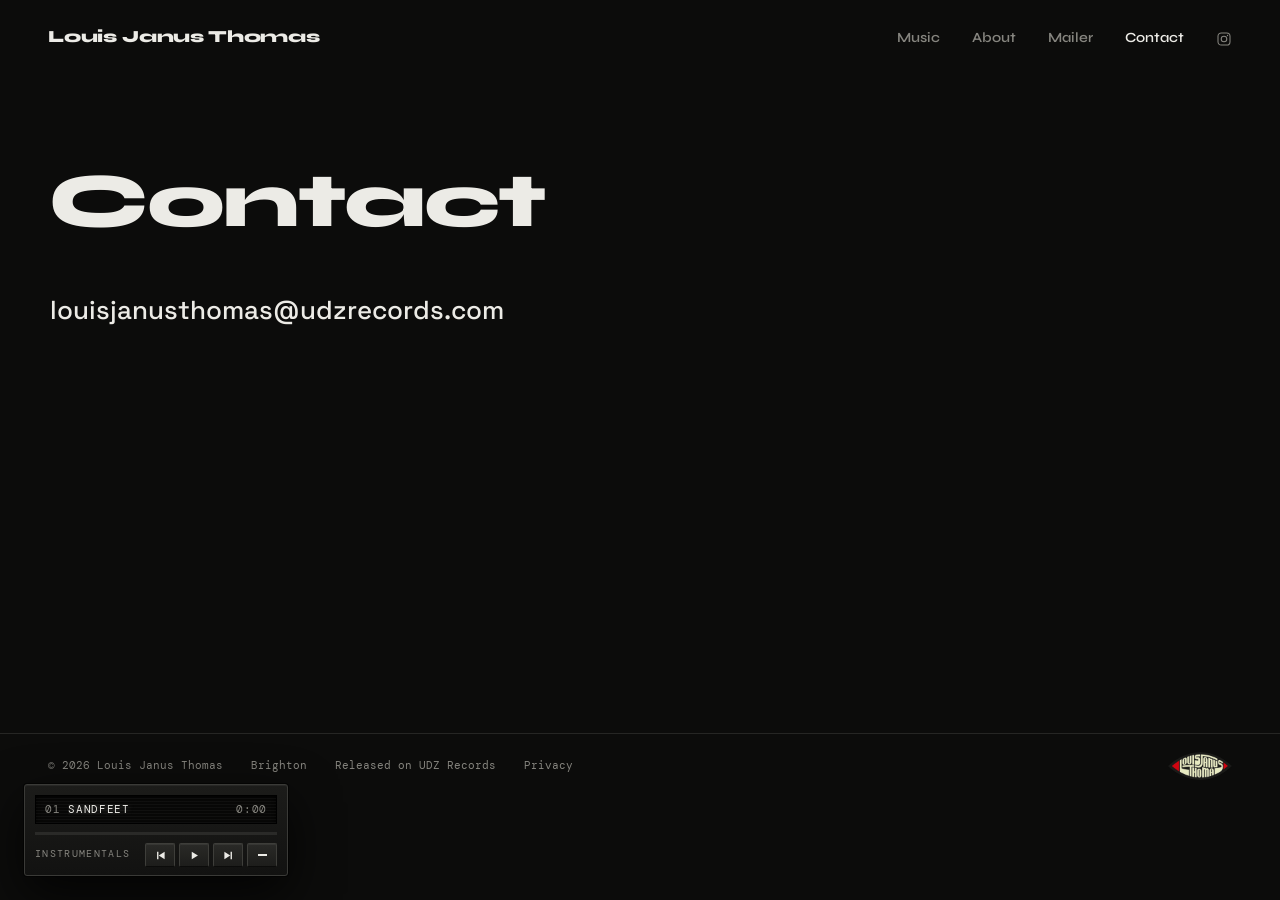
<file: contact.html>
<!doctype html>
<html lang="en-GB">
<head>
<meta charset="utf-8">
<meta name="viewport" content="width=device-width, initial-scale=1">
<title>Contact | Louis Janus Thomas</title>
<meta name="description" content="Contact Louis Janus Thomas.">
<link rel="canonical" href="https://louisjanusthomas.com/contact.html">
<meta property="og:type" content="website"><meta property="og:site_name" content="Louis Janus Thomas"><meta property="og:url" content="https://louisjanusthomas.com/contact.html">
<meta property="og:title" content="Contact | Louis Janus Thomas"><meta property="og:description" content="Contact Louis Janus Thomas.">
<meta property="og:image" content="https://louisjanusthomas.com/images/og.jpg"><meta property="og:image:width" content="1200"><meta property="og:image:height" content="630"><meta name="twitter:card" content="summary_large_image">
<link rel="icon" href="favicon.ico?v=2" sizes="32x32"><link rel="icon" href="images/icon-512.png?v=2" type="image/png"><link rel="apple-touch-icon" href="images/apple-touch-icon.png?v=2">
<meta name="theme-color" content="#0c0c0b">
<link rel="stylesheet" href="style.css">
<script>
document.addEventListener('submit',function(e){
  var f=e.target; if(!f.classList||!f.classList.contains('signup'))return;
  e.preventDefault();
  var b=f.querySelector('button'), em=f.querySelector('input[type=email]'), note=f.nextElementSibling;
  if(!em.value||!em.checkValidity()){em.focus();return}
  b.disabled=true; b.textContent='…';
  var cb='mc'+Date.now(), s=document.createElement('script');
  var q=new URLSearchParams(new FormData(f)).toString();
  var done=function(ok,msg){
    if(ok){f.classList.add('done');em.disabled=true;b.textContent=/confirm/i.test(msg)?'Check your inbox ✓':'You’re in ✓';
      if(note)note.textContent=/confirm/i.test(msg)?'One click in the email and you’re in. Check Junk if it’s not there.':'New music lands in your inbox first.';}
    else{b.disabled=false;b.textContent='Sign up';
      if(note)note.textContent=/already/i.test(msg)?'You’re already on the list ✓':(/too many/i.test(msg)?'Too many tries. Give it a few minutes.':'That didn’t work. Check the address and try again.');}
  };
  window[cb]=function(r){delete window[cb];s.remove();
    if(r.result==='redirect'){b.textContent='One sec…';f.setAttribute('target','_self');HTMLFormElement.prototype.submit.call(f);return}
    done(r.result==='success',r.msg||'')};
  s.onerror=function(){done(false,'')};
  s.src=f.action.replace('/post?','/post-json?')+'&'+q+'&c='+cb;
  document.body.appendChild(s);
});
</script>
</head>
<body>
<header class="top"><a class="name" href="index.html">Louis Janus Thomas</a><nav aria-label="Main"><a href="music.html">Music</a><a href="about.html">About</a><a href="mailer.html">Mailer</a><a href="contact.html" aria-current="page">Contact</a><a class="nav-ig" href="https://www.instagram.com/louisjanusthomas" rel="noopener" aria-label="Instagram"><svg class="ig" viewBox="0 0 24 24" width="15" height="15" aria-hidden="true" fill="none" stroke="currentColor" stroke-width="1.6"><rect x="3" y="3" width="18" height="18" rx="5"/><circle cx="12" cy="12" r="4.2"/><circle cx="17.3" cy="6.7" r="1" fill="currentColor" stroke="none"/></svg></a></nav></header>
<main>
<section class="page narrow">
  <h1>Contact</h1>
  <p class="big"><a class="wipe" href="mailto:louisjanusthomas@udzrecords.com"><span>louisjanusthomas@udzrecords.com</span></a></p>
</section>
</main>
<aside class="slidein" id="slidein" aria-label="Mailer" hidden><button class="si-x" type="button" aria-label="Close">&times;</button><p class="meta">Mailer</p><p class="si-h">New music first.</p><form class="signup" action="https://louisjanusthomas.us12.list-manage.com/subscribe/post?u=6ef71ec6cdeb04a01488d71c1&amp;id=c5436ca392&amp;f_id=00acf5e0f0" method="post"><label class="vh" for="em-slidein">Email address</label><input id="em-slidein" type="email" name="EMAIL" placeholder="your@email.com" autocomplete="email" required><input type="hidden" name="SOURCE" value="slidein"><div aria-hidden="true" style="position:absolute;left:-5000px"><input type="text" name="b_6ef71ec6cdeb04a01488d71c1_c5436ca392" tabindex="-1" value=""></div><button type="submit">Sign up</button></form><p class="fine">Confirm by email. Unsubscribe any time. <a href="privacy.html">Privacy</a></p></aside>
<footer class="foot"><span>© 2026 Louis Janus Thomas</span><span>Brighton</span><span class="label">Released on UDZ Records</span><a href="privacy.html">Privacy</a><a class="mark" href="index.html" aria-label="Louis Janus Thomas, home"><img src="images/ljt-logo.png" alt="Louis Janus Thomas" width="64" height="28"></a></footer>
<script>
(function(){
  var K='ljt_mailer', el=document.getElementById('slidein'); if(!el)return;
  function get(){try{return localStorage.getItem(K)}catch(e){return null}}
  function set(v){try{localStorage.setItem(K,v)}catch(e){}}
  var test=/[?&]mailer=1/.test(location.search);
  var st=get(); if(!test&&st==='joined')return; if(!test&&st&&+st>Date.now())return;
  var seen=false, shown=false;
  var inline=[].slice.call(document.querySelectorAll('main form.signup'));
  if('IntersectionObserver' in window&&inline.length){var io=new IntersectionObserver(function(es){es.forEach(function(x){if(x.isIntersecting)seen=true})});inline.forEach(function(f){io.observe(f)});}
  function show(force){if(shown||(seen&&!force))return;shown=true;el.hidden=false;void el.offsetWidth;setTimeout(function(){el.classList.add('in')},30);}
  function hide(days){el.classList.remove('in');setTimeout(function(){el.hidden=true},400);set(String(Date.now()+days*864e5));}
  if(test){setTimeout(function(){show(true)},800)}else{setTimeout(show,20000)}
  addEventListener('scroll',function(){var d=document.documentElement;if((scrollY+innerHeight)/d.scrollHeight>0.5)show()},{passive:true});
  el.querySelector('.si-x').addEventListener('click',function(){hide(30)});
  addEventListener('keydown',function(e){if(e.key==='Escape'&&shown)hide(30)});
  document.addEventListener('submit',function(e){if(e.target.closest&&e.target.closest('.slidein')||e.target.classList.contains('signup')){setTimeout(function(){if(document.querySelector('.signup.done'))set('joined')},4000)}});
})();
</script>
<div class="deck" id="deck" data-tracks='[{&quot;s&quot;: &quot;audio/inst/sandfeet.mp3&quot;, &quot;t&quot;: &quot;Sandfeet&quot;}, {&quot;s&quot;: &quot;audio/inst/latino-booty-sunrise.mp3&quot;, &quot;t&quot;: &quot;Latino Booty Sunrise&quot;}, {&quot;s&quot;: &quot;audio/inst/filter-tips.mp3&quot;, &quot;t&quot;: &quot;Filter Tips&quot;}, {&quot;s&quot;: &quot;audio/inst/auspicious-momentum.mp3&quot;, &quot;t&quot;: &quot;Auspicious Momentum&quot;}, {&quot;s&quot;: &quot;audio/inst/strawberry-daiquiri.mp3&quot;, &quot;t&quot;: &quot;Strawberry Daiquiri&quot;}]' role="region" aria-label="Instrumentals player"><div class="lcd"><span class="lcd-n">01</span><span class="lcd-t"><span>Sandfeet</span></span><span class="lcd-tm">0:00</span></div><div class="bar" role="slider" aria-label="Seek" tabindex="0" aria-valuemin="0" aria-valuemax="100" aria-valuenow="0"><i></i></div><div class="keys"><span class="lbl">Instrumentals</span><button class="k-prev" type="button" aria-label="Previous"><svg viewBox="0 0 16 16" aria-hidden="true"><path d="M3 2.5h2v11H3zM14 2.5v11L5.5 8z" fill="currentColor"/></svg></button><button class="k-play" type="button" aria-label="Play"><svg viewBox="0 0 16 16" aria-hidden="true"><path d="M4 2.5v11l9-5.5z" fill="currentColor"/></svg></button><button class="k-next" type="button" aria-label="Next"><svg viewBox="0 0 16 16" aria-hidden="true"><path d="M11 2.5h2v11h-2zM2 2.5v11L10.5 8z" fill="currentColor"/></svg></button><button class="k-min" type="button" aria-label="Minimise player" aria-expanded="true"><span></span></button></div></div><script>
(function(){
  var d=document.getElementById('deck'); if(!d)return;
  var T=JSON.parse(d.getAttribute('data-tracks')), a=new Audio(), i=0, K='ljt_deck';
  a.preload='none';
  var n=d.querySelector('.lcd-n'), t=d.querySelector('.lcd-t span'), tm=d.querySelector('.lcd-tm'), bar=d.querySelector('.bar'), fill=bar.querySelector('i'),
      pb=d.querySelector('.k-play'), PLAY=pb.innerHTML, PAUSE='<svg viewBox="0 0 16 16" aria-hidden="true"><path d="M3.5 2.5h3v11h-3zM9.5 2.5h3v11h-3z" fill="currentColor"/></svg>';
  function fmt(s){s=Math.max(0,Math.floor(s||0));return Math.floor(s/60)+':'+('0'+s%60).slice(-2)}
  function save(){try{sessionStorage.setItem(K,JSON.stringify({i:i,t:a.currentTime||0,p:!a.paused}))}catch(e){}}
  function show(){n.textContent=('0'+(i+1)).slice(-2);t.textContent=T[i].t;
    d.classList.toggle('long',t.scrollWidth>t.parentNode.clientWidth);
    if('mediaSession' in navigator){try{navigator.mediaSession.metadata=new MediaMetadata({title:T[i].t+' (Instrumental)',artist:'Louis Janus Thomas',artwork:[{src:'images/icon-512.png',sizes:'512x512',type:'image/png'}]})}catch(e){}}}
  function load(k,play,at){i=(k+T.length)%T.length;a.src=T[i].s;show();if(at){var f=function(){a.removeEventListener('loadedmetadata',f);try{a.currentTime=at}catch(e){}};a.addEventListener('loadedmetadata',f)}if(play)go()}
  function go(){var p=a.play();if(p&&p.catch)p.catch(function(){})}
  function toggle(){if(!a.src)load(i,true);else if(a.paused)go();else a.pause()}
  pb.addEventListener('click',toggle);
  d.querySelector('.k-prev').addEventListener('click',function(){if(a.currentTime>3){a.currentTime=0;return}load(i-1,!a.paused||!a.src)});
  d.querySelector('.k-next').addEventListener('click',function(){load(i+1,!a.paused||!a.src)});
  var mb=d.querySelector('.k-min');
  function mini(on){d.classList.toggle('min',on);mb.setAttribute('aria-expanded',String(!on));mb.setAttribute('aria-label',on?'Open player':'Minimise player');try{localStorage.setItem(K+'_min',on?'1':'')}catch(e){}}
  mb.addEventListener('click',function(){mini(!d.classList.contains('min'))});
  try{if(localStorage.getItem(K+'_min'))mini(true)}catch(e){}
  a.addEventListener('play',function(){d.classList.add('on');pb.innerHTML=PAUSE;pb.setAttribute('aria-label','Pause');save()});
  a.addEventListener('pause',function(){d.classList.remove('on');pb.innerHTML=PLAY;pb.setAttribute('aria-label','Play');save()});
  a.addEventListener('ended',function(){load(i+1,true)});
  a.addEventListener('timeupdate',function(){tm.textContent=fmt(a.currentTime);var p=a.duration?a.currentTime/a.duration*100:0;fill.style.width=p+'%';bar.setAttribute('aria-valuenow',Math.round(p))});
  setInterval(function(){if(!a.paused)save()},2000);
  function seek(x){var r=bar.getBoundingClientRect();if(a.duration)a.currentTime=Math.min(1,Math.max(0,(x-r.left)/r.width))*a.duration}
  bar.addEventListener('click',function(e){if(!a.src)return;seek(e.clientX)});
  bar.addEventListener('keydown',function(e){if(!a.duration)return;if(e.key==='ArrowRight')a.currentTime+=5;if(e.key==='ArrowLeft')a.currentTime-=5});
  if('mediaSession' in navigator){try{navigator.mediaSession.setActionHandler('previoustrack',function(){load(i-1,true)});navigator.mediaSession.setActionHandler('nexttrack',function(){load(i+1,true)})}catch(e){}}
  try{var st=JSON.parse(sessionStorage.getItem(K)||'null');if(st&&T[st.i]){i=st.i;a.preload='auto';load(i,st.p,st.t)}else show()}catch(e){show()}
  addEventListener('pagehide',save);

  /* Keep the music going between pages: swap the page content instead of reloading. The Vault opens as a normal page. */
  function swap(url,push){
    return fetch(url,{credentials:'same-origin'}).then(function(r){if(!r.ok)throw 0;return r.text()}).then(function(h){
      var x=new DOMParser().parseFromString(h,'text/html');
      if(x.body.classList.contains('bare')||!x.querySelector('main')){location.href=url;return}
      document.title=x.title;
      var m=document.querySelector('main'), nm=x.querySelector('main'); m.replaceWith(nm);
      var nv=x.querySelector('header.top nav'), ov=document.querySelector('header.top nav'); if(nv&&ov)ov.replaceWith(nv);
      [].forEach.call(nm.querySelectorAll('script'),function(s){var c=document.createElement('script');[].forEach.call(s.attributes,function(at){c.setAttribute(at.name,at.value)});c.text=s.text;s.replaceWith(c)});
      if(push)history.pushState({deck:1},'',url);
      var h2=new URL(url,location.href).hash; if(h2&&document.querySelector(h2))document.querySelector(h2).scrollIntoView();else scrollTo(0,0);
    }).catch(function(){location.href=url});
  }
  if(window.fetch&&window.DOMParser&&history.pushState&&location.protocol!=='file:'){
    document.addEventListener('click',function(e){
      var l=e.target.closest&&e.target.closest('a'); if(!l||e.defaultPrevented||e.button||e.metaKey||e.ctrlKey||e.shiftKey||e.altKey)return;
      if(l.target||l.hasAttribute('download')||l.closest('#deck'))return;
      var u=new URL(l.href,location.href); if(u.origin!==location.origin||/vault/.test(u.pathname)||!/(\.html|\/)$/.test(u.pathname))return;
      if(u.pathname===location.pathname&&u.hash)return;
      e.preventDefault(); swap(u.href,true);
    });
    addEventListener('popstate',function(){swap(location.href,false)});
  }
})();
</script>
</body>
</html>
</file>
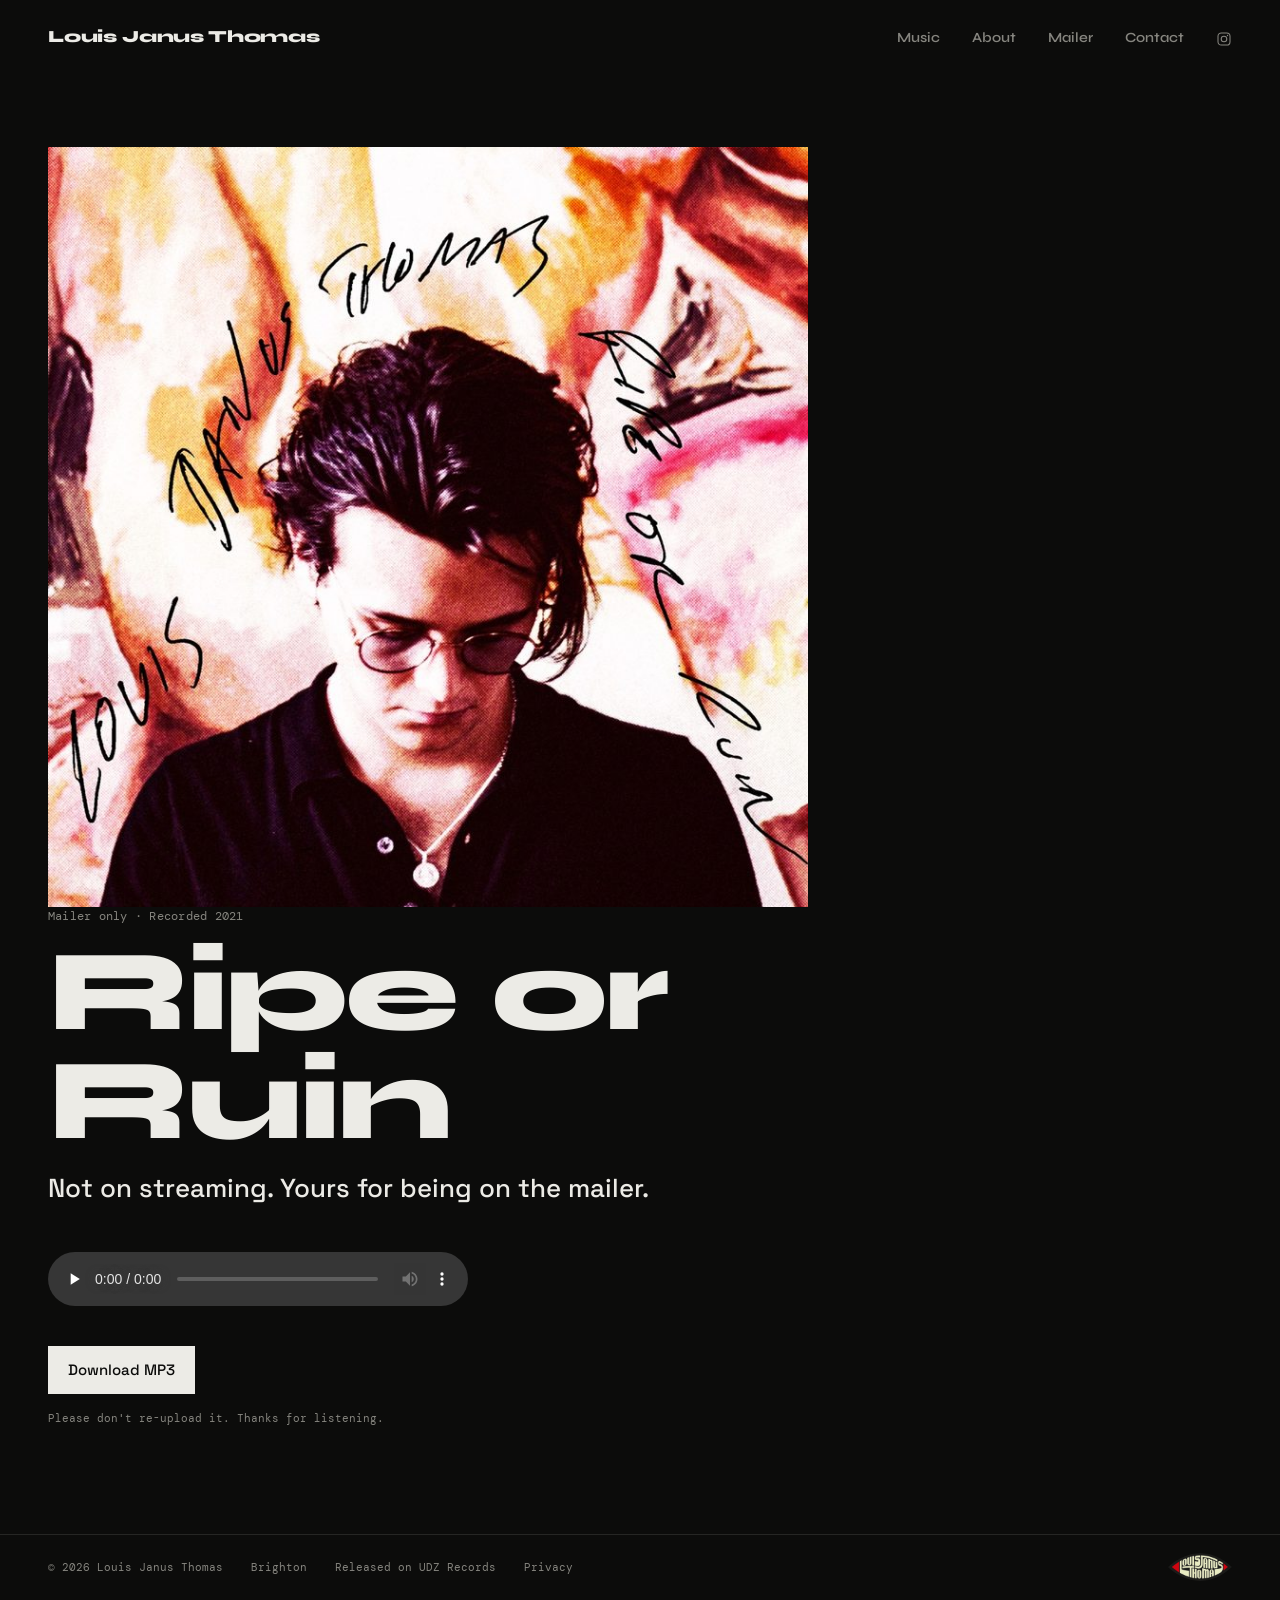
<file: g-2gr68yul.html>
<!doctype html>
<html lang="en-GB">
<head>
<meta charset="utf-8">
<meta name="viewport" content="width=device-width, initial-scale=1">
<meta name="robots" content="noindex, nofollow">
<title>Ripe or Ruin | Louis Janus Thomas</title>
<meta name="description" content="For the mailer.">

<meta property="og:type" content="website"><meta property="og:site_name" content="Louis Janus Thomas"><meta property="og:url" content="https://louisjanusthomas.com/g-2gr68yul.html">
<meta property="og:title" content="Ripe or Ruin | Louis Janus Thomas"><meta property="og:description" content="For the mailer.">
<meta property="og:image" content="https://louisjanusthomas.com/images/og.jpg"><meta property="og:image:width" content="1200"><meta property="og:image:height" content="630"><meta name="twitter:card" content="summary_large_image">
<link rel="icon" href="favicon.ico?v=2" sizes="32x32"><link rel="icon" href="images/icon-512.png?v=2" type="image/png"><link rel="apple-touch-icon" href="images/apple-touch-icon.png?v=2">
<meta name="theme-color" content="#0c0c0b">
<link rel="stylesheet" href="style.css">
<script>
document.addEventListener('submit',function(e){
  var f=e.target; if(!f.classList||!f.classList.contains('signup'))return;
  e.preventDefault();
  var b=f.querySelector('button'), em=f.querySelector('input[type=email]'), note=f.nextElementSibling;
  if(!em.value||!em.checkValidity()){em.focus();return}
  b.disabled=true; b.textContent='…';
  var cb='mc'+Date.now(), s=document.createElement('script');
  var q=new URLSearchParams(new FormData(f)).toString();
  var done=function(ok,msg){
    if(ok){f.classList.add('done');em.disabled=true;b.textContent=/confirm/i.test(msg)?'Check your inbox ✓':'You’re in ✓';
      if(note)note.textContent=/confirm/i.test(msg)?'One click in the email and you’re in. Check Junk if it’s not there.':'New music lands in your inbox first.';}
    else{b.disabled=false;b.textContent='Sign up';
      if(note)note.textContent=/already/i.test(msg)?'You’re already on the list ✓':(/too many/i.test(msg)?'Too many tries. Give it a few minutes.':'That didn’t work. Check the address and try again.');}
  };
  window[cb]=function(r){delete window[cb];s.remove();
    if(r.result==='redirect'){b.textContent='One sec…';f.setAttribute('target','_self');HTMLFormElement.prototype.submit.call(f);return}
    done(r.result==='success',r.msg||'')};
  s.onerror=function(){done(false,'')};
  s.src=f.action.replace('/post?','/post-json?')+'&'+q+'&c='+cb;
  document.body.appendChild(s);
});
</script>
</head>
<body>
<header class="top"><a class="name" href="index.html">Louis Janus Thomas</a><nav aria-label="Main"><a href="music.html">Music</a><a href="about.html">About</a><a href="mailer.html">Mailer</a><a href="contact.html">Contact</a><a class="nav-ig" href="https://www.instagram.com/louisjanusthomas" rel="noopener" aria-label="Instagram"><svg class="ig" viewBox="0 0 24 24" width="15" height="15" aria-hidden="true" fill="none" stroke="currentColor" stroke-width="1.6"><rect x="3" y="3" width="18" height="18" rx="5"/><circle cx="12" cy="12" r="4.2"/><circle cx="17.3" cy="6.7" r="1" fill="currentColor" stroke="none"/></svg></a></nav></header>
<main>
<section class="gift">
  <img src="g-2gr68yul/cover.jpg" alt="Ripe or Ruin cover" width="520" height="520">
  <div>
    <p class="meta">Mailer only · Recorded 2021</p>
    <h1>Ripe or Ruin</h1>
    <p class="big">Not on streaming. Yours for being on the mailer.</p>
    <audio controls preload="none" src="g-2gr68yul/Louis%20Janus%20Thomas%20-%20Ripe%20or%20Ruin.mp3"></audio>
    <p><a class="dl" href="g-2gr68yul/Louis%20Janus%20Thomas%20-%20Ripe%20or%20Ruin.mp3" download>Download MP3</a></p>
    <p class="fine">Please don't re-upload it. Thanks for listening.</p>
  </div>
</section>
</main>

<footer class="foot"><span>© 2026 Louis Janus Thomas</span><span>Brighton</span><span class="label">Released on UDZ Records</span><a href="privacy.html">Privacy</a><a class="mark" href="index.html" aria-label="Louis Janus Thomas, home"><img src="images/ljt-logo.png" alt="Louis Janus Thomas" width="64" height="28"></a></footer>

</body>
</html>
</file>
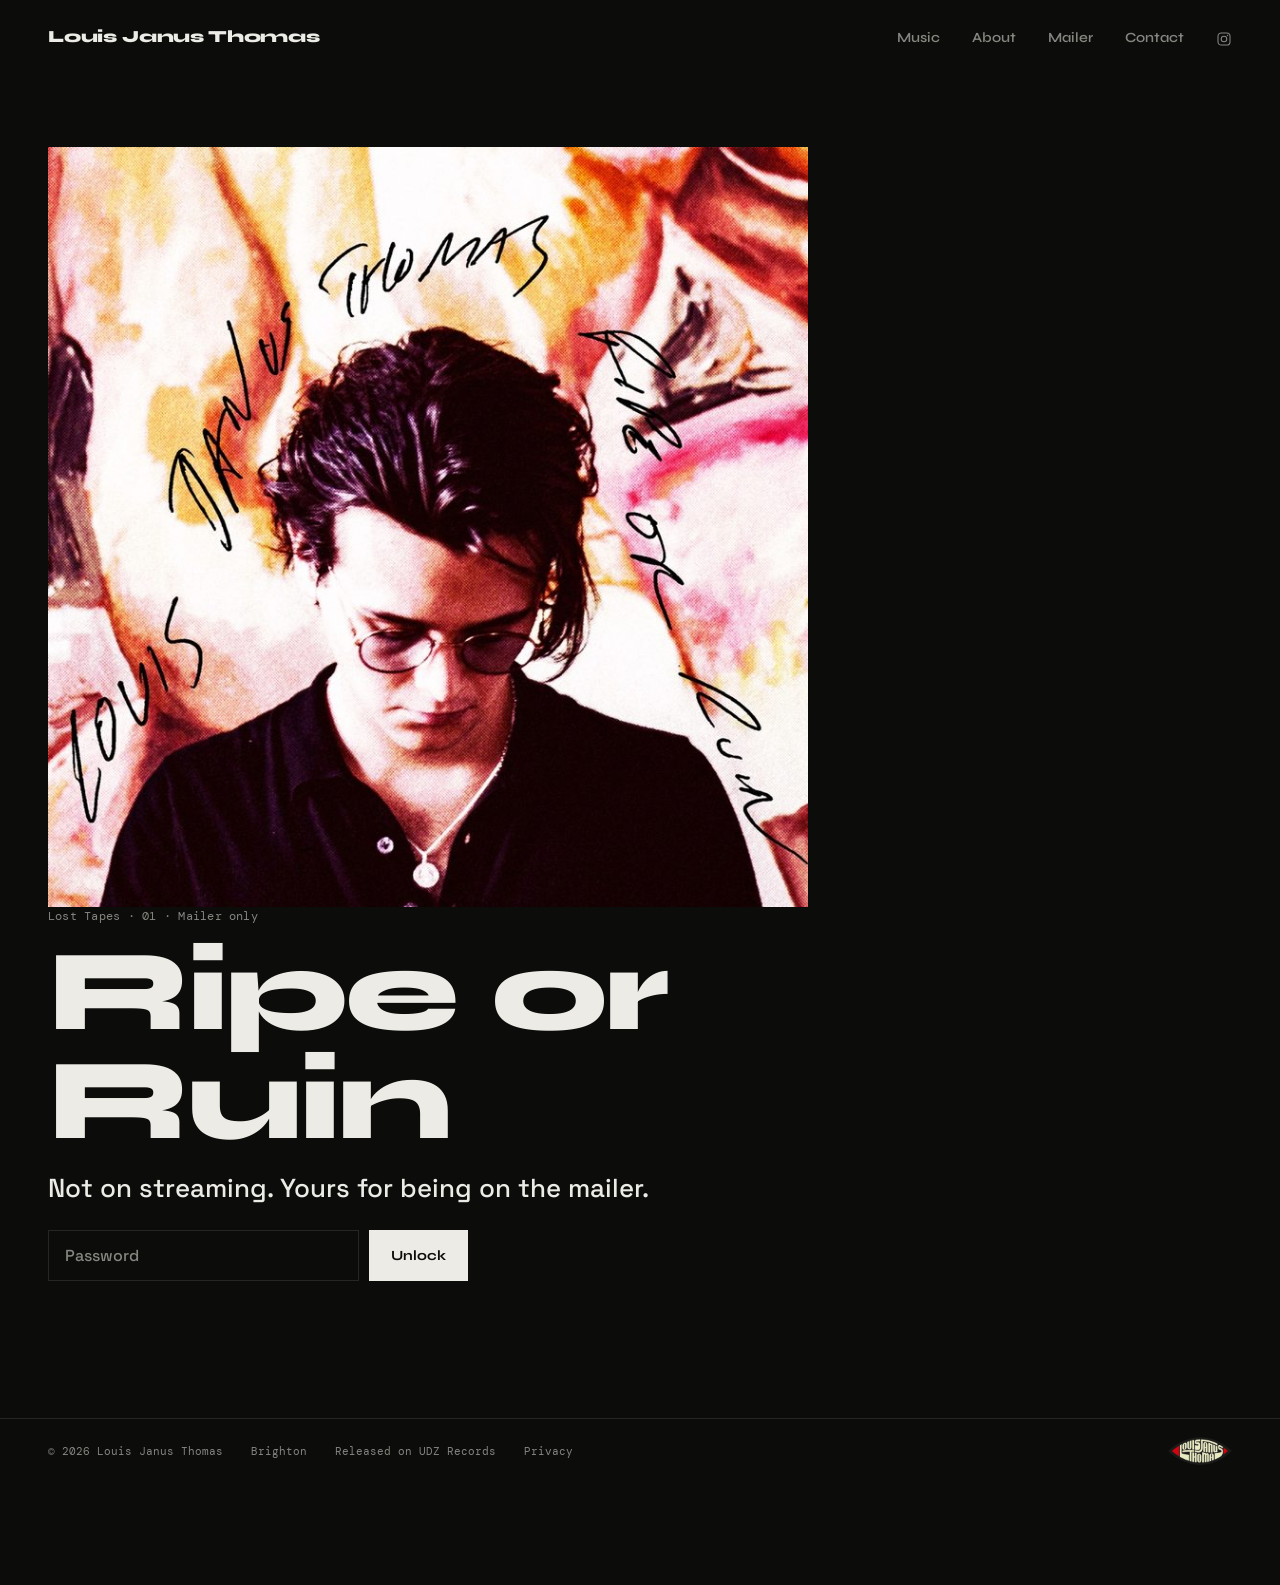
<file: g-zqgqdpt5.html>
<!doctype html>
<html lang="en-GB">
<head>
<meta charset="utf-8">
<meta name="viewport" content="width=device-width, initial-scale=1">
<meta name="robots" content="noindex, nofollow">
<title>Ripe or Ruin | Louis Janus Thomas</title>
<meta name="description" content="For the mailer.">

<meta property="og:type" content="website"><meta property="og:site_name" content="Louis Janus Thomas"><meta property="og:url" content="https://louisjanusthomas.com/g-zqgqdpt5.html">
<meta property="og:title" content="Ripe or Ruin | Louis Janus Thomas"><meta property="og:description" content="For the mailer.">
<meta property="og:image" content="https://louisjanusthomas.com/images/og.jpg"><meta property="og:image:width" content="1200"><meta property="og:image:height" content="630"><meta name="twitter:card" content="summary_large_image">
<link rel="icon" href="favicon.ico?v=2" sizes="32x32"><link rel="icon" href="images/icon-512.png?v=2" type="image/png"><link rel="apple-touch-icon" href="images/apple-touch-icon.png?v=2">
<meta name="theme-color" content="#0c0c0b">
<link rel="stylesheet" href="style.css">
<script>
document.addEventListener('submit',function(e){
  var f=e.target; if(!f.classList||!f.classList.contains('signup'))return;
  e.preventDefault();
  var b=f.querySelector('button'), em=f.querySelector('input[type=email]'), note=f.nextElementSibling;
  if(!em.value||!em.checkValidity()){em.focus();return}
  b.disabled=true; b.textContent='…';
  var cb='mc'+Date.now(), s=document.createElement('script');
  var q=new URLSearchParams(new FormData(f)).toString();
  var done=function(ok,msg){
    if(ok){f.classList.add('done');em.disabled=true;b.textContent=/confirm/i.test(msg)?'Check your inbox ✓':'You’re in ✓';
      if(note)note.textContent=/confirm/i.test(msg)?'One click in the email and you’re in. Check Junk if it’s not there.':'New music lands in your inbox first.';}
    else{b.disabled=false;b.textContent='Sign up';
      if(note)note.textContent=/already/i.test(msg)?'You’re already on the list ✓':(/too many/i.test(msg)?'Too many tries. Give it a few minutes.':'That didn’t work. Check the address and try again.');}
  };
  window[cb]=function(r){delete window[cb];s.remove();
    if(r.result==='redirect'){b.textContent='One sec…';f.setAttribute('target','_self');HTMLFormElement.prototype.submit.call(f);return}
    done(r.result==='success',r.msg||'')};
  s.onerror=function(){done(false,'')};
  s.src=f.action.replace('/post?','/post-json?')+'&'+q+'&c='+cb;
  document.body.appendChild(s);
});
</script>
</head>
<body>
<header class="top"><a class="name" href="index.html">Louis Janus Thomas</a><nav aria-label="Main"><a href="music.html">Music</a><a href="about.html">About</a><a href="mailer.html">Mailer</a><a href="contact.html">Contact</a><a class="nav-ig" href="https://www.instagram.com/louisjanusthomas" rel="noopener" aria-label="Instagram"><svg class="ig" viewBox="0 0 24 24" width="15" height="15" aria-hidden="true" fill="none" stroke="currentColor" stroke-width="1.6"><rect x="3" y="3" width="18" height="18" rx="5"/><circle cx="12" cy="12" r="4.2"/><circle cx="17.3" cy="6.7" r="1" fill="currentColor" stroke="none"/></svg></a></nav></header>
<main>
<section class="gift">
  <img src="g-zqgqdpt5/cover.jpg" alt="Ripe or Ruin cover" width="520" height="520">
  <div>
    <p class="meta">Lost Tapes · 01 · Mailer only</p>
    <h1>Ripe or Ruin</h1>
    <p class="big">Not on streaming. Yours for being on the mailer.</p>
    <form id="gk" class="gk" autocomplete="off"><input type="password" aria-label="Password" placeholder="Password" required><button type="submit">Unlock</button></form>
    <p id="gm" class="fine" role="status"></p>
    <div id="go" hidden>
      <audio controls></audio>
      <p><a class="dl" href="#" download="Louis Janus Thomas - Ripe or Ruin.mp3">Download MP3</a></p>
      <p class="fine">Please don't re-upload it. Thanks for listening.</p>
    </div>
  </div>
</section>
<script>(function(){var f=document.getElementById('gk'),i=f.querySelector('input'),b=f.querySelector('button'),m=document.getElementById('gm'),o=document.getElementById('go');f.addEventListener('submit',async function(e){e.preventDefault();b.disabled=true;b.textContent='Unlocking\u2026';m.textContent='';try{var r=await fetch('g-zqgqdpt5/track.enc');var buf=new Uint8Array(await r.arrayBuffer());var km=await crypto.subtle.importKey('raw',new TextEncoder().encode(i.value.trim().toLowerCase()),'PBKDF2',false,['deriveKey']);var k=await crypto.subtle.deriveKey({name:'PBKDF2',salt:buf.slice(0,16),iterations:600000,hash:'SHA-256'},km,{name:'AES-GCM',length:256},false,['decrypt']);var p=await crypto.subtle.decrypt({name:'AES-GCM',iv:buf.slice(16,28)},k,buf.slice(28));var u=URL.createObjectURL(new Blob([p],{type:'audio/mpeg'}));o.querySelector('audio').src=u;var d=o.querySelector('a.dl');d.href=u;f.hidden=true;o.hidden=false;}catch(err){m.textContent='Not quite. Try again.';b.disabled=false;b.textContent='Unlock';i.select();}});})();</script>
</main>

<footer class="foot"><span>© 2026 Louis Janus Thomas</span><span>Brighton</span><span class="label">Released on UDZ Records</span><a href="privacy.html">Privacy</a><a class="mark" href="index.html" aria-label="Louis Janus Thomas, home"><img src="images/ljt-logo.png" alt="Louis Janus Thomas" width="64" height="28"></a></footer>

</body>
</html>
</file>
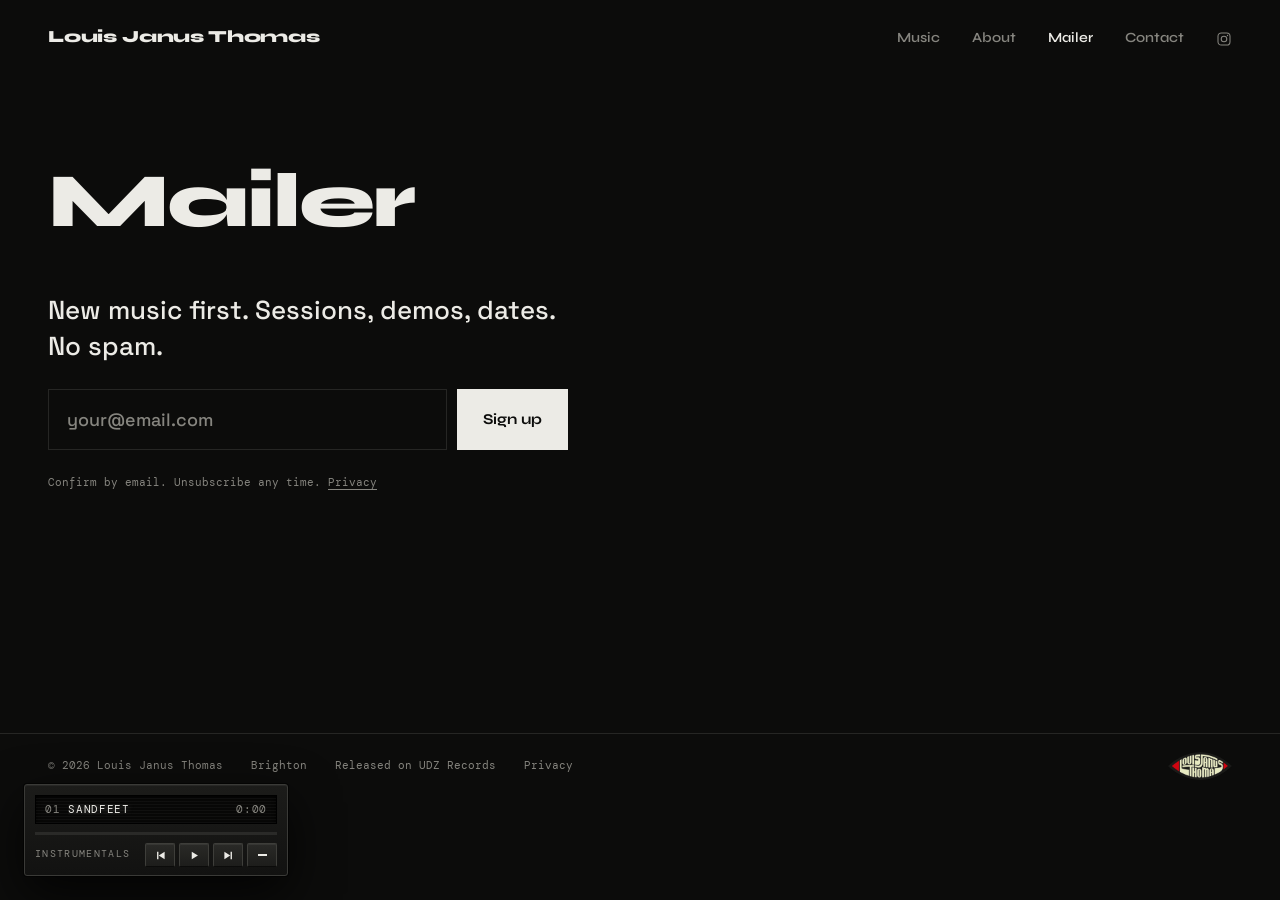
<file: mailer.html>
<!doctype html>
<html lang="en-GB">
<head>
<meta charset="utf-8">
<meta name="viewport" content="width=device-width, initial-scale=1">
<title>Mailer | Louis Janus Thomas</title>
<meta name="description" content="Join the Louis Janus Thomas mailer: new music first, sessions, demos and dates.">
<link rel="canonical" href="https://louisjanusthomas.com/mailer.html">
<meta property="og:type" content="website"><meta property="og:site_name" content="Louis Janus Thomas"><meta property="og:url" content="https://louisjanusthomas.com/mailer.html">
<meta property="og:title" content="Mailer | Louis Janus Thomas"><meta property="og:description" content="Join the Louis Janus Thomas mailer: new music first, sessions, demos and dates.">
<meta property="og:image" content="https://louisjanusthomas.com/images/og.jpg"><meta property="og:image:width" content="1200"><meta property="og:image:height" content="630"><meta name="twitter:card" content="summary_large_image">
<link rel="icon" href="favicon.ico?v=2" sizes="32x32"><link rel="icon" href="images/icon-512.png?v=2" type="image/png"><link rel="apple-touch-icon" href="images/apple-touch-icon.png?v=2">
<meta name="theme-color" content="#0c0c0b">
<link rel="stylesheet" href="style.css">
<script>
document.addEventListener('submit',function(e){
  var f=e.target; if(!f.classList||!f.classList.contains('signup'))return;
  e.preventDefault();
  var b=f.querySelector('button'), em=f.querySelector('input[type=email]'), note=f.nextElementSibling;
  if(!em.value||!em.checkValidity()){em.focus();return}
  b.disabled=true; b.textContent='…';
  var cb='mc'+Date.now(), s=document.createElement('script');
  var q=new URLSearchParams(new FormData(f)).toString();
  var done=function(ok,msg){
    if(ok){f.classList.add('done');em.disabled=true;b.textContent=/confirm/i.test(msg)?'Check your inbox ✓':'You’re in ✓';
      if(note)note.textContent=/confirm/i.test(msg)?'One click in the email and you’re in. Check Junk if it’s not there.':'New music lands in your inbox first.';}
    else{b.disabled=false;b.textContent='Sign up';
      if(note)note.textContent=/already/i.test(msg)?'You’re already on the list ✓':(/too many/i.test(msg)?'Too many tries. Give it a few minutes.':'That didn’t work. Check the address and try again.');}
  };
  window[cb]=function(r){delete window[cb];s.remove();
    if(r.result==='redirect'){b.textContent='One sec…';f.setAttribute('target','_self');HTMLFormElement.prototype.submit.call(f);return}
    done(r.result==='success',r.msg||'')};
  s.onerror=function(){done(false,'')};
  s.src=f.action.replace('/post?','/post-json?')+'&'+q+'&c='+cb;
  document.body.appendChild(s);
});
</script>
</head>
<body>
<header class="top"><a class="name" href="index.html">Louis Janus Thomas</a><nav aria-label="Main"><a href="music.html">Music</a><a href="about.html">About</a><a href="mailer.html" aria-current="page">Mailer</a><a href="contact.html">Contact</a><a class="nav-ig" href="https://www.instagram.com/louisjanusthomas" rel="noopener" aria-label="Instagram"><svg class="ig" viewBox="0 0 24 24" width="15" height="15" aria-hidden="true" fill="none" stroke="currentColor" stroke-width="1.6"><rect x="3" y="3" width="18" height="18" rx="5"/><circle cx="12" cy="12" r="4.2"/><circle cx="17.3" cy="6.7" r="1" fill="currentColor" stroke="none"/></svg></a></nav></header>
<main>
<section class="page narrow">
  <h1>Mailer</h1>
  <p class="big">New music first. Sessions, demos, dates.<br>No spam.</p>
  <form class="signup big" action="https://louisjanusthomas.us12.list-manage.com/subscribe/post?u=6ef71ec6cdeb04a01488d71c1&amp;id=c5436ca392&amp;f_id=00acf5e0f0" method="post"><label class="vh" for="em-mailer">Email address</label><input id="em-mailer" type="email" name="EMAIL" placeholder="your@email.com" autocomplete="email" required><input type="hidden" name="SOURCE" value="mailer"><div aria-hidden="true" style="position:absolute;left:-5000px"><input type="text" name="b_6ef71ec6cdeb04a01488d71c1_c5436ca392" tabindex="-1" value=""></div><button type="submit">Sign up</button></form><p class="fine">Confirm by email. Unsubscribe any time. <a href="privacy.html">Privacy</a></p>
</section>
</main>

<footer class="foot"><span>© 2026 Louis Janus Thomas</span><span>Brighton</span><span class="label">Released on UDZ Records</span><a href="privacy.html">Privacy</a><a class="mark" href="index.html" aria-label="Louis Janus Thomas, home"><img src="images/ljt-logo.png" alt="Louis Janus Thomas" width="64" height="28"></a></footer>

<div class="deck" id="deck" data-tracks='[{&quot;s&quot;: &quot;audio/inst/sandfeet.mp3&quot;, &quot;t&quot;: &quot;Sandfeet&quot;}, {&quot;s&quot;: &quot;audio/inst/latino-booty-sunrise.mp3&quot;, &quot;t&quot;: &quot;Latino Booty Sunrise&quot;}, {&quot;s&quot;: &quot;audio/inst/filter-tips.mp3&quot;, &quot;t&quot;: &quot;Filter Tips&quot;}, {&quot;s&quot;: &quot;audio/inst/auspicious-momentum.mp3&quot;, &quot;t&quot;: &quot;Auspicious Momentum&quot;}, {&quot;s&quot;: &quot;audio/inst/strawberry-daiquiri.mp3&quot;, &quot;t&quot;: &quot;Strawberry Daiquiri&quot;}]' role="region" aria-label="Instrumentals player"><div class="lcd"><span class="lcd-n">01</span><span class="lcd-t"><span>Sandfeet</span></span><span class="lcd-tm">0:00</span></div><div class="bar" role="slider" aria-label="Seek" tabindex="0" aria-valuemin="0" aria-valuemax="100" aria-valuenow="0"><i></i></div><div class="keys"><span class="lbl">Instrumentals</span><button class="k-prev" type="button" aria-label="Previous"><svg viewBox="0 0 16 16" aria-hidden="true"><path d="M3 2.5h2v11H3zM14 2.5v11L5.5 8z" fill="currentColor"/></svg></button><button class="k-play" type="button" aria-label="Play"><svg viewBox="0 0 16 16" aria-hidden="true"><path d="M4 2.5v11l9-5.5z" fill="currentColor"/></svg></button><button class="k-next" type="button" aria-label="Next"><svg viewBox="0 0 16 16" aria-hidden="true"><path d="M11 2.5h2v11h-2zM2 2.5v11L10.5 8z" fill="currentColor"/></svg></button><button class="k-min" type="button" aria-label="Minimise player" aria-expanded="true"><span></span></button></div></div><script>
(function(){
  var d=document.getElementById('deck'); if(!d)return;
  var T=JSON.parse(d.getAttribute('data-tracks')), a=new Audio(), i=0, K='ljt_deck';
  a.preload='none';
  var n=d.querySelector('.lcd-n'), t=d.querySelector('.lcd-t span'), tm=d.querySelector('.lcd-tm'), bar=d.querySelector('.bar'), fill=bar.querySelector('i'),
      pb=d.querySelector('.k-play'), PLAY=pb.innerHTML, PAUSE='<svg viewBox="0 0 16 16" aria-hidden="true"><path d="M3.5 2.5h3v11h-3zM9.5 2.5h3v11h-3z" fill="currentColor"/></svg>';
  function fmt(s){s=Math.max(0,Math.floor(s||0));return Math.floor(s/60)+':'+('0'+s%60).slice(-2)}
  function save(){try{sessionStorage.setItem(K,JSON.stringify({i:i,t:a.currentTime||0,p:!a.paused}))}catch(e){}}
  function show(){n.textContent=('0'+(i+1)).slice(-2);t.textContent=T[i].t;
    d.classList.toggle('long',t.scrollWidth>t.parentNode.clientWidth);
    if('mediaSession' in navigator){try{navigator.mediaSession.metadata=new MediaMetadata({title:T[i].t+' (Instrumental)',artist:'Louis Janus Thomas',artwork:[{src:'images/icon-512.png',sizes:'512x512',type:'image/png'}]})}catch(e){}}}
  function load(k,play,at){i=(k+T.length)%T.length;a.src=T[i].s;show();if(at){var f=function(){a.removeEventListener('loadedmetadata',f);try{a.currentTime=at}catch(e){}};a.addEventListener('loadedmetadata',f)}if(play)go()}
  function go(){var p=a.play();if(p&&p.catch)p.catch(function(){})}
  function toggle(){if(!a.src)load(i,true);else if(a.paused)go();else a.pause()}
  pb.addEventListener('click',toggle);
  d.querySelector('.k-prev').addEventListener('click',function(){if(a.currentTime>3){a.currentTime=0;return}load(i-1,!a.paused||!a.src)});
  d.querySelector('.k-next').addEventListener('click',function(){load(i+1,!a.paused||!a.src)});
  var mb=d.querySelector('.k-min');
  function mini(on){d.classList.toggle('min',on);mb.setAttribute('aria-expanded',String(!on));mb.setAttribute('aria-label',on?'Open player':'Minimise player');try{localStorage.setItem(K+'_min',on?'1':'')}catch(e){}}
  mb.addEventListener('click',function(){mini(!d.classList.contains('min'))});
  try{if(localStorage.getItem(K+'_min'))mini(true)}catch(e){}
  a.addEventListener('play',function(){d.classList.add('on');pb.innerHTML=PAUSE;pb.setAttribute('aria-label','Pause');save()});
  a.addEventListener('pause',function(){d.classList.remove('on');pb.innerHTML=PLAY;pb.setAttribute('aria-label','Play');save()});
  a.addEventListener('ended',function(){load(i+1,true)});
  a.addEventListener('timeupdate',function(){tm.textContent=fmt(a.currentTime);var p=a.duration?a.currentTime/a.duration*100:0;fill.style.width=p+'%';bar.setAttribute('aria-valuenow',Math.round(p))});
  setInterval(function(){if(!a.paused)save()},2000);
  function seek(x){var r=bar.getBoundingClientRect();if(a.duration)a.currentTime=Math.min(1,Math.max(0,(x-r.left)/r.width))*a.duration}
  bar.addEventListener('click',function(e){if(!a.src)return;seek(e.clientX)});
  bar.addEventListener('keydown',function(e){if(!a.duration)return;if(e.key==='ArrowRight')a.currentTime+=5;if(e.key==='ArrowLeft')a.currentTime-=5});
  if('mediaSession' in navigator){try{navigator.mediaSession.setActionHandler('previoustrack',function(){load(i-1,true)});navigator.mediaSession.setActionHandler('nexttrack',function(){load(i+1,true)})}catch(e){}}
  try{var st=JSON.parse(sessionStorage.getItem(K)||'null');if(st&&T[st.i]){i=st.i;a.preload='auto';load(i,st.p,st.t)}else show()}catch(e){show()}
  addEventListener('pagehide',save);

  /* Keep the music going between pages: swap the page content instead of reloading. The Vault opens as a normal page. */
  function swap(url,push){
    return fetch(url,{credentials:'same-origin'}).then(function(r){if(!r.ok)throw 0;return r.text()}).then(function(h){
      var x=new DOMParser().parseFromString(h,'text/html');
      if(x.body.classList.contains('bare')||!x.querySelector('main')){location.href=url;return}
      document.title=x.title;
      var m=document.querySelector('main'), nm=x.querySelector('main'); m.replaceWith(nm);
      var nv=x.querySelector('header.top nav'), ov=document.querySelector('header.top nav'); if(nv&&ov)ov.replaceWith(nv);
      [].forEach.call(nm.querySelectorAll('script'),function(s){var c=document.createElement('script');[].forEach.call(s.attributes,function(at){c.setAttribute(at.name,at.value)});c.text=s.text;s.replaceWith(c)});
      if(push)history.pushState({deck:1},'',url);
      var h2=new URL(url,location.href).hash; if(h2&&document.querySelector(h2))document.querySelector(h2).scrollIntoView();else scrollTo(0,0);
    }).catch(function(){location.href=url});
  }
  if(window.fetch&&window.DOMParser&&history.pushState&&location.protocol!=='file:'){
    document.addEventListener('click',function(e){
      var l=e.target.closest&&e.target.closest('a'); if(!l||e.defaultPrevented||e.button||e.metaKey||e.ctrlKey||e.shiftKey||e.altKey)return;
      if(l.target||l.hasAttribute('download')||l.closest('#deck'))return;
      var u=new URL(l.href,location.href); if(u.origin!==location.origin||/vault/.test(u.pathname)||!/(\.html|\/)$/.test(u.pathname))return;
      if(u.pathname===location.pathname&&u.hash)return;
      e.preventDefault(); swap(u.href,true);
    });
    addEventListener('popstate',function(){swap(location.href,false)});
  }
})();
</script>
</body>
</html>
</file>
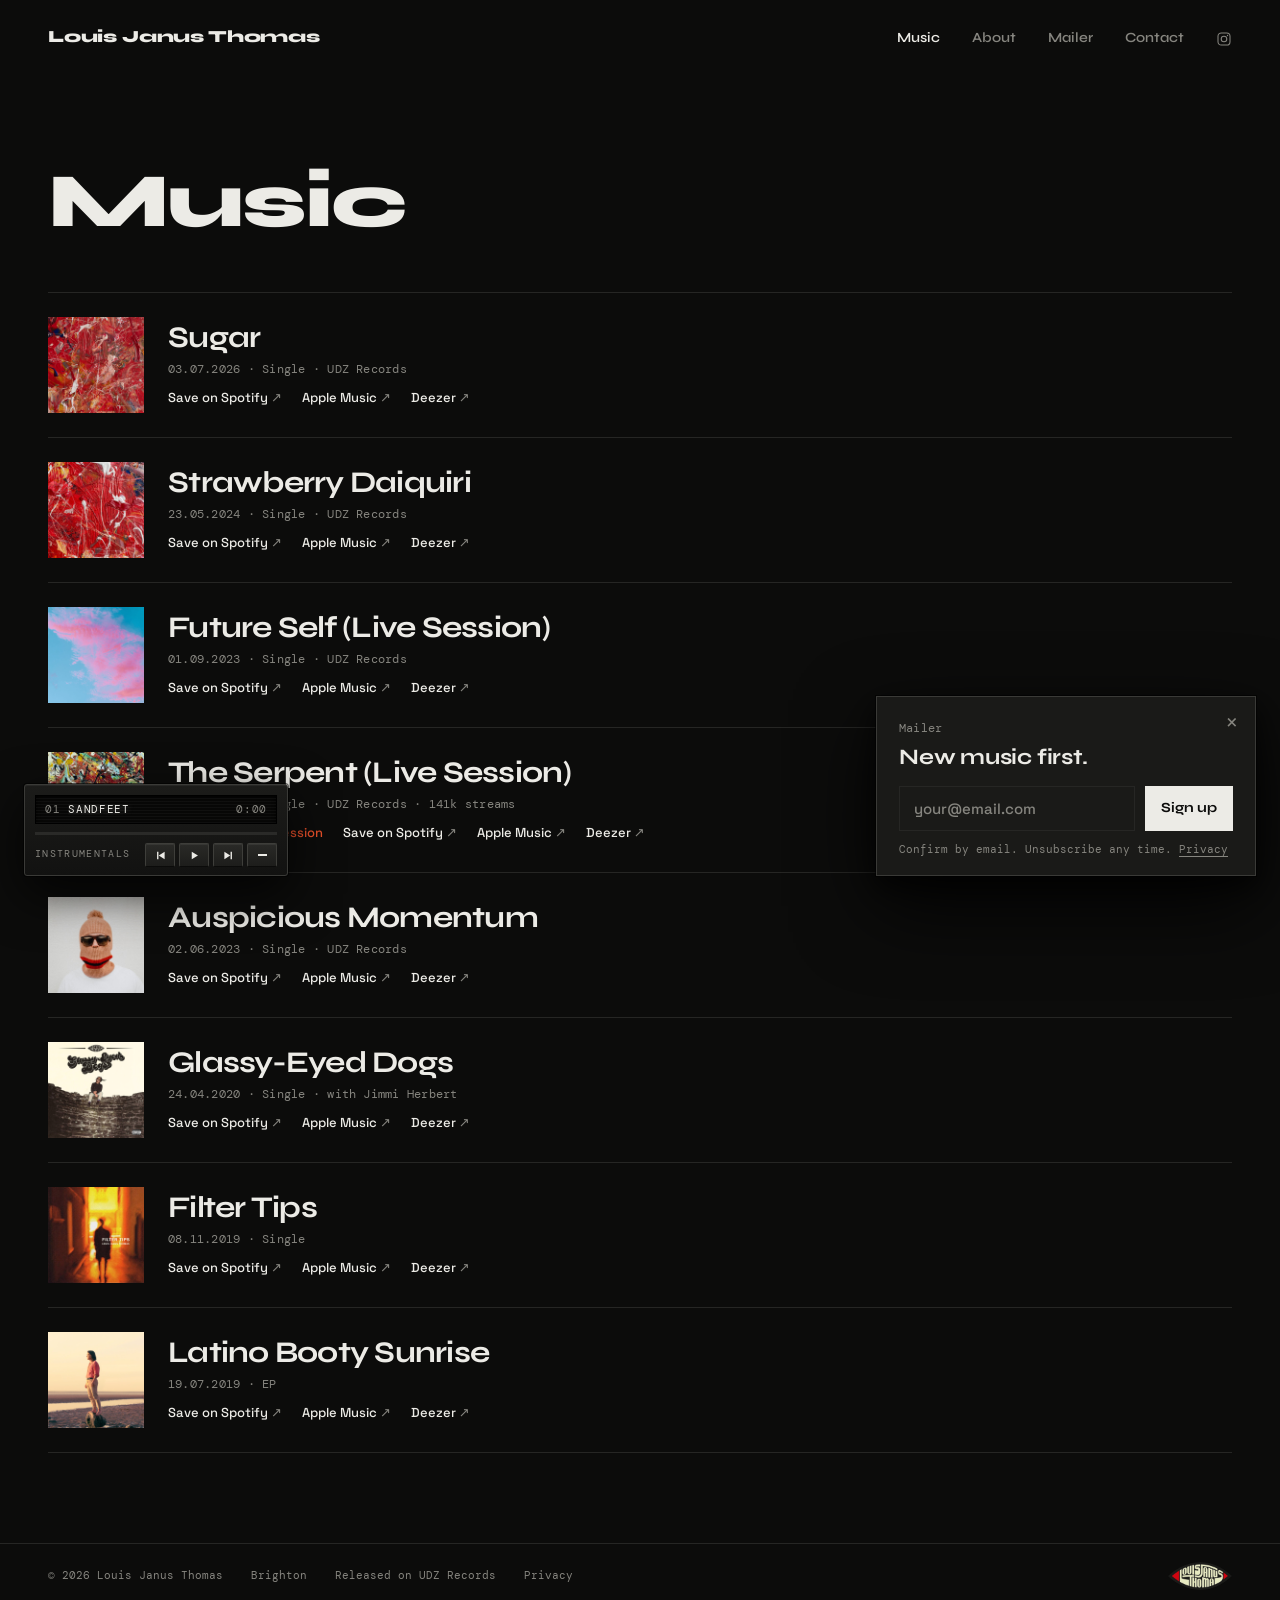
<file: music.html>
<!doctype html>
<html lang="en-GB">
<head>
<meta charset="utf-8">
<meta name="viewport" content="width=device-width, initial-scale=1">
<title>Music | Louis Janus Thomas</title>
<meta name="description" content="Every release by Louis Janus Thomas, with links to listen.">
<link rel="canonical" href="https://louisjanusthomas.com/music.html">
<meta property="og:type" content="website"><meta property="og:site_name" content="Louis Janus Thomas"><meta property="og:url" content="https://louisjanusthomas.com/music.html">
<meta property="og:title" content="Music | Louis Janus Thomas"><meta property="og:description" content="Every release by Louis Janus Thomas, with links to listen.">
<meta property="og:image" content="https://louisjanusthomas.com/images/og.jpg"><meta property="og:image:width" content="1200"><meta property="og:image:height" content="630"><meta name="twitter:card" content="summary_large_image">
<link rel="icon" href="favicon.ico?v=2" sizes="32x32"><link rel="icon" href="images/icon-512.png?v=2" type="image/png"><link rel="apple-touch-icon" href="images/apple-touch-icon.png?v=2">
<meta name="theme-color" content="#0c0c0b">
<link rel="stylesheet" href="style.css">
<script>
document.addEventListener('submit',function(e){
  var f=e.target; if(!f.classList||!f.classList.contains('signup'))return;
  e.preventDefault();
  var b=f.querySelector('button'), em=f.querySelector('input[type=email]'), note=f.nextElementSibling;
  if(!em.value||!em.checkValidity()){em.focus();return}
  b.disabled=true; b.textContent='…';
  var cb='mc'+Date.now(), s=document.createElement('script');
  var q=new URLSearchParams(new FormData(f)).toString();
  var done=function(ok,msg){
    if(ok){f.classList.add('done');em.disabled=true;b.textContent=/confirm/i.test(msg)?'Check your inbox ✓':'You’re in ✓';
      if(note)note.textContent=/confirm/i.test(msg)?'One click in the email and you’re in. Check Junk if it’s not there.':'New music lands in your inbox first.';}
    else{b.disabled=false;b.textContent='Sign up';
      if(note)note.textContent=/already/i.test(msg)?'You’re already on the list ✓':(/too many/i.test(msg)?'Too many tries. Give it a few minutes.':'That didn’t work. Check the address and try again.');}
  };
  window[cb]=function(r){delete window[cb];s.remove();
    if(r.result==='redirect'){b.textContent='One sec…';f.setAttribute('target','_self');HTMLFormElement.prototype.submit.call(f);return}
    done(r.result==='success',r.msg||'')};
  s.onerror=function(){done(false,'')};
  s.src=f.action.replace('/post?','/post-json?')+'&'+q+'&c='+cb;
  document.body.appendChild(s);
});
</script>
</head>
<body>
<header class="top"><a class="name" href="index.html">Louis Janus Thomas</a><nav aria-label="Main"><a href="music.html" aria-current="page">Music</a><a href="about.html">About</a><a href="mailer.html">Mailer</a><a href="contact.html">Contact</a><a class="nav-ig" href="https://www.instagram.com/louisjanusthomas" rel="noopener" aria-label="Instagram"><svg class="ig" viewBox="0 0 24 24" width="15" height="15" aria-hidden="true" fill="none" stroke="currentColor" stroke-width="1.6"><rect x="3" y="3" width="18" height="18" rx="5"/><circle cx="12" cy="12" r="4.2"/><circle cx="17.3" cy="6.7" r="1" fill="currentColor" stroke="none"/></svg></a></nav></header>
<main>
<section class="page">
  <h1>Music</h1>
  <ol class="discog" reversed><li class="row">
  <img src="images/covers/sugar.jpg" alt="" width="96" height="96" loading="lazy">
  <div><h2>Sugar</h2><p class="meta">03.07.2026 · Single · UDZ Records</p><p class="links"><a href="https://open.spotify.com/track/2DbY0WMo3SerqIc2XtnvJq" rel="noopener">Save on Spotify</a><a href="https://music.apple.com/gb/album/sugar-single/6775133588" rel="noopener">Apple Music</a><a href="https://www.deezer.com/album/995168191" rel="noopener">Deezer</a></p></div>
</li><li class="row">
  <img src="images/covers/strawberry-daiquiri.jpg" alt="" width="96" height="96" loading="lazy">
  <div><h2>Strawberry Daiquiri</h2><p class="meta">23.05.2024 · Single · UDZ Records</p><p class="links"><a href="https://open.spotify.com/track/0YFByZf0kAYL0RhvNrN1cr" rel="noopener">Save on Spotify</a><a href="https://music.apple.com/gb/album/strawberry-daiquiri-single/1741800974" rel="noopener">Apple Music</a><a href="https://www.deezer.com/album/574564491" rel="noopener">Deezer</a></p></div>
</li><li class="row">
  <img src="images/covers/future-self-live-session.jpg" alt="" width="96" height="96" loading="lazy">
  <div><h2>Future Self (Live Session)</h2><p class="meta">01.09.2023 · Single · UDZ Records</p><p class="links"><a href="https://open.spotify.com/track/0j9xTxuuqWMbFU7cBM8Ct4" rel="noopener">Save on Spotify</a><a href="https://music.apple.com/gb/album/future-self-live-session-single/1701763876" rel="noopener">Apple Music</a><a href="https://www.deezer.com/album/474257245" rel="noopener">Deezer</a></p></div>
</li><li class="row">
  <img src="images/covers/the-serpent-live-session.jpg" alt="" width="96" height="96" loading="lazy">
  <div><h2>The Serpent (Live Session)</h2><p class="meta">07.07.2023 · Single · UDZ Records · 141k streams</p><p class="links"><a class="watch" href="https://www.youtube.com/watch?v=PK1HgKhGvKA" rel="noopener">▶ Watch the live session</a><a href="https://open.spotify.com/track/2iYUat1lNIyglCliNZSoqJ" rel="noopener">Save on Spotify</a><a href="https://music.apple.com/gb/album/the-serpent-live-session-single/1691673338" rel="noopener">Apple Music</a><a href="https://www.deezer.com/album/450923825" rel="noopener">Deezer</a></p></div>
</li><li class="row">
  <img src="images/covers/auspicious-momentum.jpg" alt="" width="96" height="96" loading="lazy">
  <div><h2>Auspicious Momentum</h2><p class="meta">02.06.2023 · Single · UDZ Records</p><p class="links"><a href="https://open.spotify.com/track/5d1YdKwpBXufjcmDqlaHy4" rel="noopener">Save on Spotify</a><a href="https://music.apple.com/gb/album/auspicious-momentum-single/1685451944" rel="noopener">Apple Music</a><a href="https://www.deezer.com/album/435614507" rel="noopener">Deezer</a></p></div>
</li><li class="row">
  <img src="images/covers/glassy-eyed-dogs.jpg" alt="" width="96" height="96" loading="lazy">
  <div><h2>Glassy-Eyed Dogs</h2><p class="meta">24.04.2020 · Single · with Jimmi Herbert</p><p class="links"><a href="https://open.spotify.com/track/2ykAHGQymU9ueQrhfEfLlh" rel="noopener">Save on Spotify</a><a href="https://music.apple.com/gb/album/glassy-eyed-dogs-single/1505990769" rel="noopener">Apple Music</a><a href="https://www.deezer.com/album/140194282" rel="noopener">Deezer</a></p></div>
</li><li class="row">
  <img src="images/covers/filter-tips.jpg" alt="" width="96" height="96" loading="lazy">
  <div><h2>Filter Tips</h2><p class="meta">08.11.2019 · Single</p><p class="links"><a href="https://open.spotify.com/track/2yHpAV9i5WT74HbVYvFppt" rel="noopener">Save on Spotify</a><a href="https://music.apple.com/gb/album/filter-tips-single/1484250154" rel="noopener">Apple Music</a><a href="https://www.deezer.com/album/115679512" rel="noopener">Deezer</a></p></div>
</li><li class="row">
  <img src="images/covers/latino-booty-sunrise-ep.jpg" alt="" width="96" height="96" loading="lazy">
  <div><h2>Latino Booty Sunrise</h2><p class="meta">19.07.2019 · EP</p><p class="links"><a href="https://open.spotify.com/track/1s5ORlwsLZiLdMxNEmEQbQ" rel="noopener">Save on Spotify</a><a href="https://music.apple.com/gb/album/latino-booty-sunrise-ep/1472512358" rel="noopener">Apple Music</a><a href="https://www.deezer.com/album/103273312" rel="noopener">Deezer</a></p></div>
</li></ol>
</section>
</main>
<aside class="slidein" id="slidein" aria-label="Mailer" hidden><button class="si-x" type="button" aria-label="Close">&times;</button><p class="meta">Mailer</p><p class="si-h">New music first.</p><form class="signup" action="https://louisjanusthomas.us12.list-manage.com/subscribe/post?u=6ef71ec6cdeb04a01488d71c1&amp;id=c5436ca392&amp;f_id=00acf5e0f0" method="post"><label class="vh" for="em-slidein">Email address</label><input id="em-slidein" type="email" name="EMAIL" placeholder="your@email.com" autocomplete="email" required><input type="hidden" name="SOURCE" value="slidein"><div aria-hidden="true" style="position:absolute;left:-5000px"><input type="text" name="b_6ef71ec6cdeb04a01488d71c1_c5436ca392" tabindex="-1" value=""></div><button type="submit">Sign up</button></form><p class="fine">Confirm by email. Unsubscribe any time. <a href="privacy.html">Privacy</a></p></aside>
<footer class="foot"><span>© 2026 Louis Janus Thomas</span><span>Brighton</span><span class="label">Released on UDZ Records</span><a href="privacy.html">Privacy</a><a class="mark" href="index.html" aria-label="Louis Janus Thomas, home"><img src="images/ljt-logo.png" alt="Louis Janus Thomas" width="64" height="28"></a></footer>
<script>
(function(){
  var K='ljt_mailer', el=document.getElementById('slidein'); if(!el)return;
  function get(){try{return localStorage.getItem(K)}catch(e){return null}}
  function set(v){try{localStorage.setItem(K,v)}catch(e){}}
  var test=/[?&]mailer=1/.test(location.search);
  var st=get(); if(!test&&st==='joined')return; if(!test&&st&&+st>Date.now())return;
  var seen=false, shown=false;
  var inline=[].slice.call(document.querySelectorAll('main form.signup'));
  if('IntersectionObserver' in window&&inline.length){var io=new IntersectionObserver(function(es){es.forEach(function(x){if(x.isIntersecting)seen=true})});inline.forEach(function(f){io.observe(f)});}
  function show(force){if(shown||(seen&&!force))return;shown=true;el.hidden=false;void el.offsetWidth;setTimeout(function(){el.classList.add('in')},30);}
  function hide(days){el.classList.remove('in');setTimeout(function(){el.hidden=true},400);set(String(Date.now()+days*864e5));}
  if(test){setTimeout(function(){show(true)},800)}else{setTimeout(show,20000)}
  addEventListener('scroll',function(){var d=document.documentElement;if((scrollY+innerHeight)/d.scrollHeight>0.5)show()},{passive:true});
  el.querySelector('.si-x').addEventListener('click',function(){hide(30)});
  addEventListener('keydown',function(e){if(e.key==='Escape'&&shown)hide(30)});
  document.addEventListener('submit',function(e){if(e.target.closest&&e.target.closest('.slidein')||e.target.classList.contains('signup')){setTimeout(function(){if(document.querySelector('.signup.done'))set('joined')},4000)}});
})();
</script>
<div class="deck" id="deck" data-tracks='[{&quot;s&quot;: &quot;audio/inst/sandfeet.mp3&quot;, &quot;t&quot;: &quot;Sandfeet&quot;}, {&quot;s&quot;: &quot;audio/inst/latino-booty-sunrise.mp3&quot;, &quot;t&quot;: &quot;Latino Booty Sunrise&quot;}, {&quot;s&quot;: &quot;audio/inst/filter-tips.mp3&quot;, &quot;t&quot;: &quot;Filter Tips&quot;}, {&quot;s&quot;: &quot;audio/inst/auspicious-momentum.mp3&quot;, &quot;t&quot;: &quot;Auspicious Momentum&quot;}, {&quot;s&quot;: &quot;audio/inst/strawberry-daiquiri.mp3&quot;, &quot;t&quot;: &quot;Strawberry Daiquiri&quot;}]' role="region" aria-label="Instrumentals player"><div class="lcd"><span class="lcd-n">01</span><span class="lcd-t"><span>Sandfeet</span></span><span class="lcd-tm">0:00</span></div><div class="bar" role="slider" aria-label="Seek" tabindex="0" aria-valuemin="0" aria-valuemax="100" aria-valuenow="0"><i></i></div><div class="keys"><span class="lbl">Instrumentals</span><button class="k-prev" type="button" aria-label="Previous"><svg viewBox="0 0 16 16" aria-hidden="true"><path d="M3 2.5h2v11H3zM14 2.5v11L5.5 8z" fill="currentColor"/></svg></button><button class="k-play" type="button" aria-label="Play"><svg viewBox="0 0 16 16" aria-hidden="true"><path d="M4 2.5v11l9-5.5z" fill="currentColor"/></svg></button><button class="k-next" type="button" aria-label="Next"><svg viewBox="0 0 16 16" aria-hidden="true"><path d="M11 2.5h2v11h-2zM2 2.5v11L10.5 8z" fill="currentColor"/></svg></button><button class="k-min" type="button" aria-label="Minimise player" aria-expanded="true"><span></span></button></div></div><script>
(function(){
  var d=document.getElementById('deck'); if(!d)return;
  var T=JSON.parse(d.getAttribute('data-tracks')), a=new Audio(), i=0, K='ljt_deck';
  a.preload='none';
  var n=d.querySelector('.lcd-n'), t=d.querySelector('.lcd-t span'), tm=d.querySelector('.lcd-tm'), bar=d.querySelector('.bar'), fill=bar.querySelector('i'),
      pb=d.querySelector('.k-play'), PLAY=pb.innerHTML, PAUSE='<svg viewBox="0 0 16 16" aria-hidden="true"><path d="M3.5 2.5h3v11h-3zM9.5 2.5h3v11h-3z" fill="currentColor"/></svg>';
  function fmt(s){s=Math.max(0,Math.floor(s||0));return Math.floor(s/60)+':'+('0'+s%60).slice(-2)}
  function save(){try{sessionStorage.setItem(K,JSON.stringify({i:i,t:a.currentTime||0,p:!a.paused}))}catch(e){}}
  function show(){n.textContent=('0'+(i+1)).slice(-2);t.textContent=T[i].t;
    d.classList.toggle('long',t.scrollWidth>t.parentNode.clientWidth);
    if('mediaSession' in navigator){try{navigator.mediaSession.metadata=new MediaMetadata({title:T[i].t+' (Instrumental)',artist:'Louis Janus Thomas',artwork:[{src:'images/icon-512.png',sizes:'512x512',type:'image/png'}]})}catch(e){}}}
  function load(k,play,at){i=(k+T.length)%T.length;a.src=T[i].s;show();if(at){var f=function(){a.removeEventListener('loadedmetadata',f);try{a.currentTime=at}catch(e){}};a.addEventListener('loadedmetadata',f)}if(play)go()}
  function go(){var p=a.play();if(p&&p.catch)p.catch(function(){})}
  function toggle(){if(!a.src)load(i,true);else if(a.paused)go();else a.pause()}
  pb.addEventListener('click',toggle);
  d.querySelector('.k-prev').addEventListener('click',function(){if(a.currentTime>3){a.currentTime=0;return}load(i-1,!a.paused||!a.src)});
  d.querySelector('.k-next').addEventListener('click',function(){load(i+1,!a.paused||!a.src)});
  var mb=d.querySelector('.k-min');
  function mini(on){d.classList.toggle('min',on);mb.setAttribute('aria-expanded',String(!on));mb.setAttribute('aria-label',on?'Open player':'Minimise player');try{localStorage.setItem(K+'_min',on?'1':'')}catch(e){}}
  mb.addEventListener('click',function(){mini(!d.classList.contains('min'))});
  try{if(localStorage.getItem(K+'_min'))mini(true)}catch(e){}
  a.addEventListener('play',function(){d.classList.add('on');pb.innerHTML=PAUSE;pb.setAttribute('aria-label','Pause');save()});
  a.addEventListener('pause',function(){d.classList.remove('on');pb.innerHTML=PLAY;pb.setAttribute('aria-label','Play');save()});
  a.addEventListener('ended',function(){load(i+1,true)});
  a.addEventListener('timeupdate',function(){tm.textContent=fmt(a.currentTime);var p=a.duration?a.currentTime/a.duration*100:0;fill.style.width=p+'%';bar.setAttribute('aria-valuenow',Math.round(p))});
  setInterval(function(){if(!a.paused)save()},2000);
  function seek(x){var r=bar.getBoundingClientRect();if(a.duration)a.currentTime=Math.min(1,Math.max(0,(x-r.left)/r.width))*a.duration}
  bar.addEventListener('click',function(e){if(!a.src)return;seek(e.clientX)});
  bar.addEventListener('keydown',function(e){if(!a.duration)return;if(e.key==='ArrowRight')a.currentTime+=5;if(e.key==='ArrowLeft')a.currentTime-=5});
  if('mediaSession' in navigator){try{navigator.mediaSession.setActionHandler('previoustrack',function(){load(i-1,true)});navigator.mediaSession.setActionHandler('nexttrack',function(){load(i+1,true)})}catch(e){}}
  try{var st=JSON.parse(sessionStorage.getItem(K)||'null');if(st&&T[st.i]){i=st.i;a.preload='auto';load(i,st.p,st.t)}else show()}catch(e){show()}
  addEventListener('pagehide',save);

  /* Keep the music going between pages: swap the page content instead of reloading. The Vault opens as a normal page. */
  function swap(url,push){
    return fetch(url,{credentials:'same-origin'}).then(function(r){if(!r.ok)throw 0;return r.text()}).then(function(h){
      var x=new DOMParser().parseFromString(h,'text/html');
      if(x.body.classList.contains('bare')||!x.querySelector('main')){location.href=url;return}
      document.title=x.title;
      var m=document.querySelector('main'), nm=x.querySelector('main'); m.replaceWith(nm);
      var nv=x.querySelector('header.top nav'), ov=document.querySelector('header.top nav'); if(nv&&ov)ov.replaceWith(nv);
      [].forEach.call(nm.querySelectorAll('script'),function(s){var c=document.createElement('script');[].forEach.call(s.attributes,function(at){c.setAttribute(at.name,at.value)});c.text=s.text;s.replaceWith(c)});
      if(push)history.pushState({deck:1},'',url);
      var h2=new URL(url,location.href).hash; if(h2&&document.querySelector(h2))document.querySelector(h2).scrollIntoView();else scrollTo(0,0);
    }).catch(function(){location.href=url});
  }
  if(window.fetch&&window.DOMParser&&history.pushState&&location.protocol!=='file:'){
    document.addEventListener('click',function(e){
      var l=e.target.closest&&e.target.closest('a'); if(!l||e.defaultPrevented||e.button||e.metaKey||e.ctrlKey||e.shiftKey||e.altKey)return;
      if(l.target||l.hasAttribute('download')||l.closest('#deck'))return;
      var u=new URL(l.href,location.href); if(u.origin!==location.origin||/vault/.test(u.pathname)||!/(\.html|\/)$/.test(u.pathname))return;
      if(u.pathname===location.pathname&&u.hash)return;
      e.preventDefault(); swap(u.href,true);
    });
    addEventListener('popstate',function(){swap(location.href,false)});
  }
})();
</script>
</body>
</html>
</file>
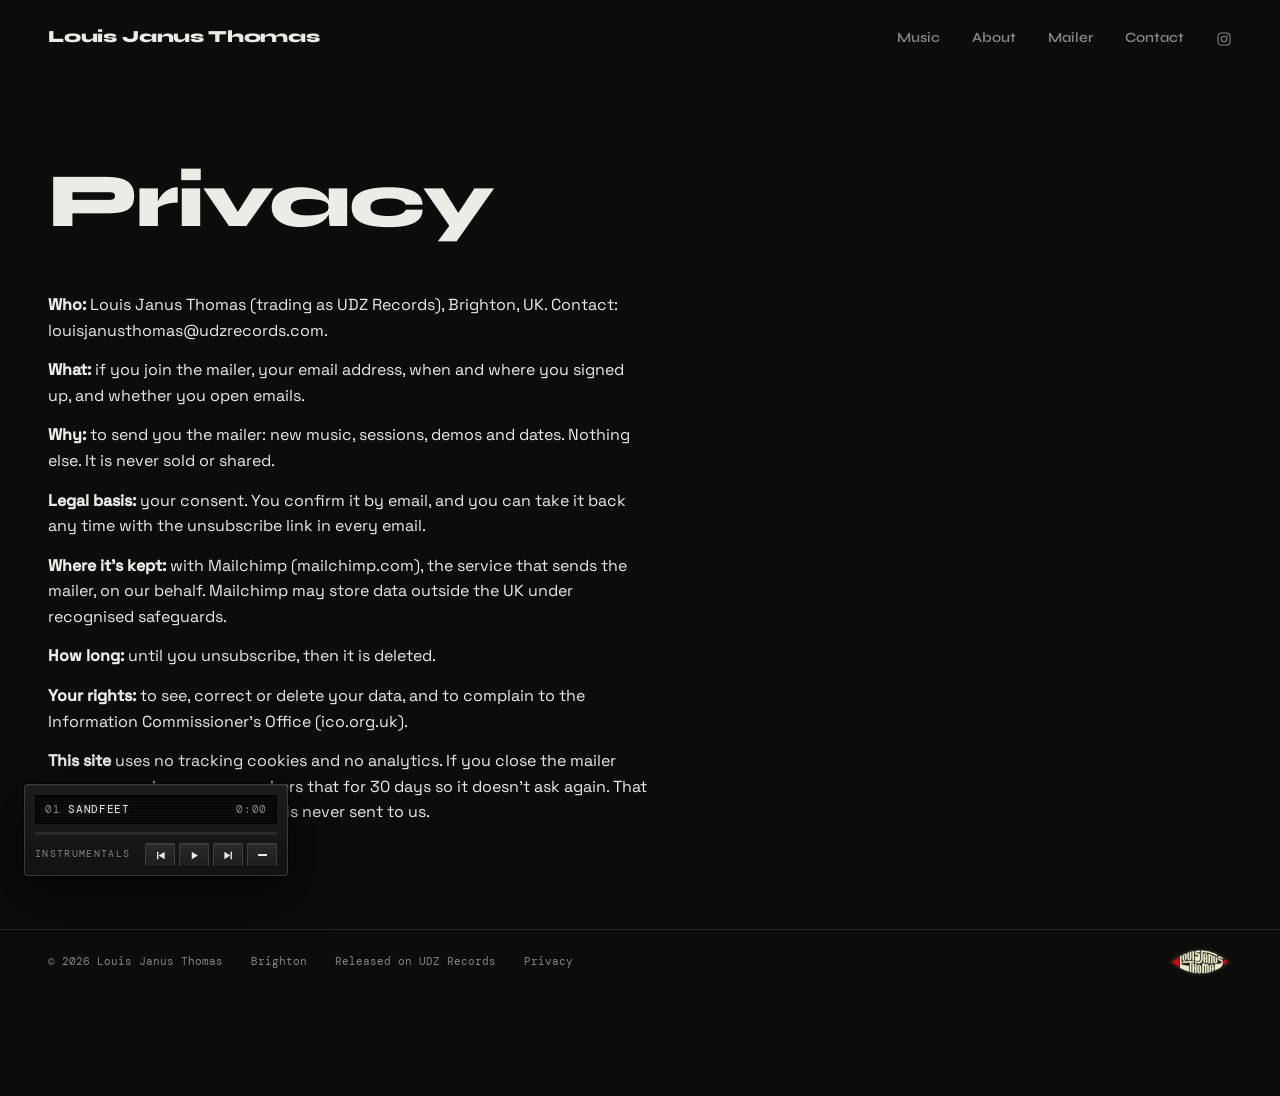
<file: privacy.html>
<!doctype html>
<html lang="en-GB">
<head>
<meta charset="utf-8">
<meta name="viewport" content="width=device-width, initial-scale=1">
<title>Privacy | Louis Janus Thomas</title>
<meta name="description" content="How the Louis Janus Thomas mailer uses your email address.">
<link rel="canonical" href="https://louisjanusthomas.com/privacy.html">
<meta property="og:type" content="website"><meta property="og:site_name" content="Louis Janus Thomas"><meta property="og:url" content="https://louisjanusthomas.com/privacy.html">
<meta property="og:title" content="Privacy | Louis Janus Thomas"><meta property="og:description" content="How the Louis Janus Thomas mailer uses your email address.">
<meta property="og:image" content="https://louisjanusthomas.com/images/og.jpg"><meta property="og:image:width" content="1200"><meta property="og:image:height" content="630"><meta name="twitter:card" content="summary_large_image">
<link rel="icon" href="favicon.ico?v=2" sizes="32x32"><link rel="icon" href="images/icon-512.png?v=2" type="image/png"><link rel="apple-touch-icon" href="images/apple-touch-icon.png?v=2">
<meta name="theme-color" content="#0c0c0b">
<link rel="stylesheet" href="style.css">
<script>
document.addEventListener('submit',function(e){
  var f=e.target; if(!f.classList||!f.classList.contains('signup'))return;
  e.preventDefault();
  var b=f.querySelector('button'), em=f.querySelector('input[type=email]'), note=f.nextElementSibling;
  if(!em.value||!em.checkValidity()){em.focus();return}
  b.disabled=true; b.textContent='…';
  var cb='mc'+Date.now(), s=document.createElement('script');
  var q=new URLSearchParams(new FormData(f)).toString();
  var done=function(ok,msg){
    if(ok){f.classList.add('done');em.disabled=true;b.textContent=/confirm/i.test(msg)?'Check your inbox ✓':'You’re in ✓';
      if(note)note.textContent=/confirm/i.test(msg)?'One click in the email and you’re in. Check Junk if it’s not there.':'New music lands in your inbox first.';}
    else{b.disabled=false;b.textContent='Sign up';
      if(note)note.textContent=/already/i.test(msg)?'You’re already on the list ✓':(/too many/i.test(msg)?'Too many tries. Give it a few minutes.':'That didn’t work. Check the address and try again.');}
  };
  window[cb]=function(r){delete window[cb];s.remove();
    if(r.result==='redirect'){b.textContent='One sec…';f.setAttribute('target','_self');HTMLFormElement.prototype.submit.call(f);return}
    done(r.result==='success',r.msg||'')};
  s.onerror=function(){done(false,'')};
  s.src=f.action.replace('/post?','/post-json?')+'&'+q+'&c='+cb;
  document.body.appendChild(s);
});
</script>
</head>
<body>
<header class="top"><a class="name" href="index.html">Louis Janus Thomas</a><nav aria-label="Main"><a href="music.html">Music</a><a href="about.html">About</a><a href="mailer.html">Mailer</a><a href="contact.html">Contact</a><a class="nav-ig" href="https://www.instagram.com/louisjanusthomas" rel="noopener" aria-label="Instagram"><svg class="ig" viewBox="0 0 24 24" width="15" height="15" aria-hidden="true" fill="none" stroke="currentColor" stroke-width="1.6"><rect x="3" y="3" width="18" height="18" rx="5"/><circle cx="12" cy="12" r="4.2"/><circle cx="17.3" cy="6.7" r="1" fill="currentColor" stroke="none"/></svg></a></nav></header>
<main>
<section class="page narrow prose">
  <h1>Privacy</h1>
  <p><strong>Who:</strong> Louis Janus Thomas (trading as UDZ Records), Brighton, UK. Contact: <a href="mailto:louisjanusthomas@udzrecords.com">louisjanusthomas@udzrecords.com</a>.</p>
  <p><strong>What:</strong> if you join the mailer, your email address, when and where you signed up, and whether you open emails.</p>
  <p><strong>Why:</strong> to send you the mailer: new music, sessions, demos and dates. Nothing else. It is never sold or shared.</p>
  <p><strong>Legal basis:</strong> your consent. You confirm it by email, and you can take it back any time with the unsubscribe link in every email.</p>
  <p><strong>Where it's kept:</strong> with Mailchimp (mailchimp.com), the service that sends the mailer, on our behalf. Mailchimp may store data outside the UK under recognised safeguards.</p>
  <p><strong>How long:</strong> until you unsubscribe, then it is deleted.</p>
  <p><strong>Your rights:</strong> to see, correct or delete your data, and to complain to the Information Commissioner's Office (ico.org.uk).</p>
  <p><strong>This site</strong> uses no tracking cookies and no analytics. If you close the mailer pop-up, your browser remembers that for 30 days so it doesn&rsquo;t ask again. That note stays on your device and is never sent to us.</p>
</section>
</main>

<footer class="foot"><span>© 2026 Louis Janus Thomas</span><span>Brighton</span><span class="label">Released on UDZ Records</span><a href="privacy.html">Privacy</a><a class="mark" href="index.html" aria-label="Louis Janus Thomas, home"><img src="images/ljt-logo.png" alt="Louis Janus Thomas" width="64" height="28"></a></footer>

<div class="deck" id="deck" data-tracks='[{&quot;s&quot;: &quot;audio/inst/sandfeet.mp3&quot;, &quot;t&quot;: &quot;Sandfeet&quot;}, {&quot;s&quot;: &quot;audio/inst/latino-booty-sunrise.mp3&quot;, &quot;t&quot;: &quot;Latino Booty Sunrise&quot;}, {&quot;s&quot;: &quot;audio/inst/filter-tips.mp3&quot;, &quot;t&quot;: &quot;Filter Tips&quot;}, {&quot;s&quot;: &quot;audio/inst/auspicious-momentum.mp3&quot;, &quot;t&quot;: &quot;Auspicious Momentum&quot;}, {&quot;s&quot;: &quot;audio/inst/strawberry-daiquiri.mp3&quot;, &quot;t&quot;: &quot;Strawberry Daiquiri&quot;}]' role="region" aria-label="Instrumentals player"><div class="lcd"><span class="lcd-n">01</span><span class="lcd-t"><span>Sandfeet</span></span><span class="lcd-tm">0:00</span></div><div class="bar" role="slider" aria-label="Seek" tabindex="0" aria-valuemin="0" aria-valuemax="100" aria-valuenow="0"><i></i></div><div class="keys"><span class="lbl">Instrumentals</span><button class="k-prev" type="button" aria-label="Previous"><svg viewBox="0 0 16 16" aria-hidden="true"><path d="M3 2.5h2v11H3zM14 2.5v11L5.5 8z" fill="currentColor"/></svg></button><button class="k-play" type="button" aria-label="Play"><svg viewBox="0 0 16 16" aria-hidden="true"><path d="M4 2.5v11l9-5.5z" fill="currentColor"/></svg></button><button class="k-next" type="button" aria-label="Next"><svg viewBox="0 0 16 16" aria-hidden="true"><path d="M11 2.5h2v11h-2zM2 2.5v11L10.5 8z" fill="currentColor"/></svg></button><button class="k-min" type="button" aria-label="Minimise player" aria-expanded="true"><span></span></button></div></div><script>
(function(){
  var d=document.getElementById('deck'); if(!d)return;
  var T=JSON.parse(d.getAttribute('data-tracks')), a=new Audio(), i=0, K='ljt_deck';
  a.preload='none';
  var n=d.querySelector('.lcd-n'), t=d.querySelector('.lcd-t span'), tm=d.querySelector('.lcd-tm'), bar=d.querySelector('.bar'), fill=bar.querySelector('i'),
      pb=d.querySelector('.k-play'), PLAY=pb.innerHTML, PAUSE='<svg viewBox="0 0 16 16" aria-hidden="true"><path d="M3.5 2.5h3v11h-3zM9.5 2.5h3v11h-3z" fill="currentColor"/></svg>';
  function fmt(s){s=Math.max(0,Math.floor(s||0));return Math.floor(s/60)+':'+('0'+s%60).slice(-2)}
  function save(){try{sessionStorage.setItem(K,JSON.stringify({i:i,t:a.currentTime||0,p:!a.paused}))}catch(e){}}
  function show(){n.textContent=('0'+(i+1)).slice(-2);t.textContent=T[i].t;
    d.classList.toggle('long',t.scrollWidth>t.parentNode.clientWidth);
    if('mediaSession' in navigator){try{navigator.mediaSession.metadata=new MediaMetadata({title:T[i].t+' (Instrumental)',artist:'Louis Janus Thomas',artwork:[{src:'images/icon-512.png',sizes:'512x512',type:'image/png'}]})}catch(e){}}}
  function load(k,play,at){i=(k+T.length)%T.length;a.src=T[i].s;show();if(at){var f=function(){a.removeEventListener('loadedmetadata',f);try{a.currentTime=at}catch(e){}};a.addEventListener('loadedmetadata',f)}if(play)go()}
  function go(){var p=a.play();if(p&&p.catch)p.catch(function(){})}
  function toggle(){if(!a.src)load(i,true);else if(a.paused)go();else a.pause()}
  pb.addEventListener('click',toggle);
  d.querySelector('.k-prev').addEventListener('click',function(){if(a.currentTime>3){a.currentTime=0;return}load(i-1,!a.paused||!a.src)});
  d.querySelector('.k-next').addEventListener('click',function(){load(i+1,!a.paused||!a.src)});
  var mb=d.querySelector('.k-min');
  function mini(on){d.classList.toggle('min',on);mb.setAttribute('aria-expanded',String(!on));mb.setAttribute('aria-label',on?'Open player':'Minimise player');try{localStorage.setItem(K+'_min',on?'1':'')}catch(e){}}
  mb.addEventListener('click',function(){mini(!d.classList.contains('min'))});
  try{if(localStorage.getItem(K+'_min'))mini(true)}catch(e){}
  a.addEventListener('play',function(){d.classList.add('on');pb.innerHTML=PAUSE;pb.setAttribute('aria-label','Pause');save()});
  a.addEventListener('pause',function(){d.classList.remove('on');pb.innerHTML=PLAY;pb.setAttribute('aria-label','Play');save()});
  a.addEventListener('ended',function(){load(i+1,true)});
  a.addEventListener('timeupdate',function(){tm.textContent=fmt(a.currentTime);var p=a.duration?a.currentTime/a.duration*100:0;fill.style.width=p+'%';bar.setAttribute('aria-valuenow',Math.round(p))});
  setInterval(function(){if(!a.paused)save()},2000);
  function seek(x){var r=bar.getBoundingClientRect();if(a.duration)a.currentTime=Math.min(1,Math.max(0,(x-r.left)/r.width))*a.duration}
  bar.addEventListener('click',function(e){if(!a.src)return;seek(e.clientX)});
  bar.addEventListener('keydown',function(e){if(!a.duration)return;if(e.key==='ArrowRight')a.currentTime+=5;if(e.key==='ArrowLeft')a.currentTime-=5});
  if('mediaSession' in navigator){try{navigator.mediaSession.setActionHandler('previoustrack',function(){load(i-1,true)});navigator.mediaSession.setActionHandler('nexttrack',function(){load(i+1,true)})}catch(e){}}
  try{var st=JSON.parse(sessionStorage.getItem(K)||'null');if(st&&T[st.i]){i=st.i;a.preload='auto';load(i,st.p,st.t)}else show()}catch(e){show()}
  addEventListener('pagehide',save);

  /* Keep the music going between pages: swap the page content instead of reloading. The Vault opens as a normal page. */
  function swap(url,push){
    return fetch(url,{credentials:'same-origin'}).then(function(r){if(!r.ok)throw 0;return r.text()}).then(function(h){
      var x=new DOMParser().parseFromString(h,'text/html');
      if(x.body.classList.contains('bare')||!x.querySelector('main')){location.href=url;return}
      document.title=x.title;
      var m=document.querySelector('main'), nm=x.querySelector('main'); m.replaceWith(nm);
      var nv=x.querySelector('header.top nav'), ov=document.querySelector('header.top nav'); if(nv&&ov)ov.replaceWith(nv);
      [].forEach.call(nm.querySelectorAll('script'),function(s){var c=document.createElement('script');[].forEach.call(s.attributes,function(at){c.setAttribute(at.name,at.value)});c.text=s.text;s.replaceWith(c)});
      if(push)history.pushState({deck:1},'',url);
      var h2=new URL(url,location.href).hash; if(h2&&document.querySelector(h2))document.querySelector(h2).scrollIntoView();else scrollTo(0,0);
    }).catch(function(){location.href=url});
  }
  if(window.fetch&&window.DOMParser&&history.pushState&&location.protocol!=='file:'){
    document.addEventListener('click',function(e){
      var l=e.target.closest&&e.target.closest('a'); if(!l||e.defaultPrevented||e.button||e.metaKey||e.ctrlKey||e.shiftKey||e.altKey)return;
      if(l.target||l.hasAttribute('download')||l.closest('#deck'))return;
      var u=new URL(l.href,location.href); if(u.origin!==location.origin||/vault/.test(u.pathname)||!/(\.html|\/)$/.test(u.pathname))return;
      if(u.pathname===location.pathname&&u.hash)return;
      e.preventDefault(); swap(u.href,true);
    });
    addEventListener('popstate',function(){swap(location.href,false)});
  }
})();
</script>
</body>
</html>
</file>
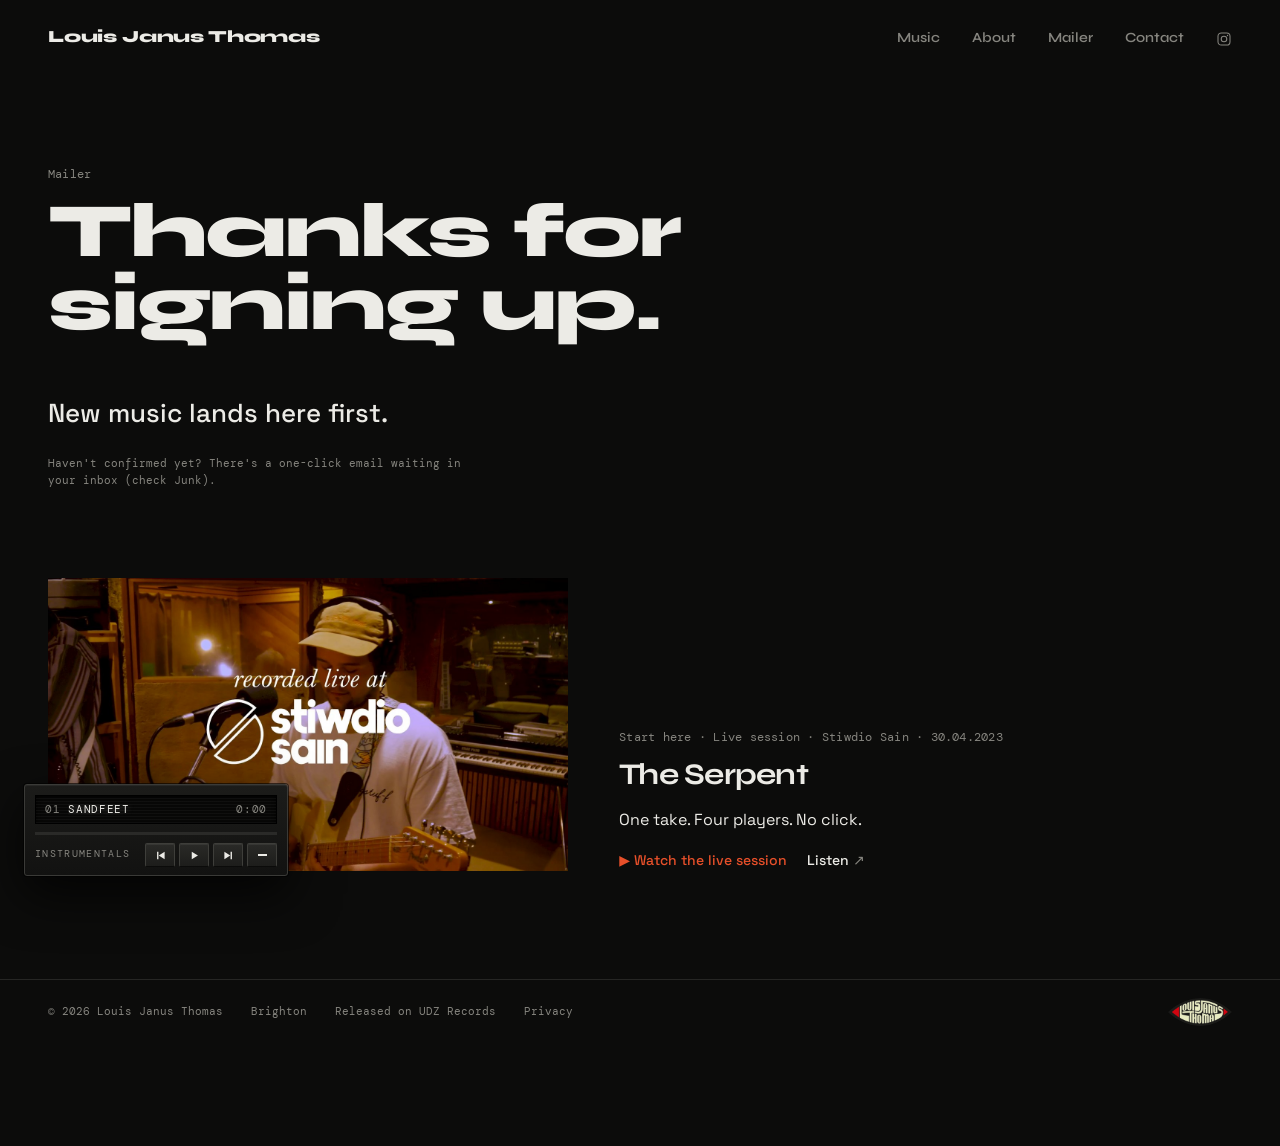
<file: thanks.html>
<!doctype html>
<html lang="en-GB">
<head>
<meta charset="utf-8">
<meta name="viewport" content="width=device-width, initial-scale=1">
<title>Thanks | Louis Janus Thomas</title>
<meta name="description" content="Thanks for joining the mailer.">
<link rel="canonical" href="https://louisjanusthomas.com/thanks.html">
<meta property="og:type" content="website"><meta property="og:site_name" content="Louis Janus Thomas"><meta property="og:url" content="https://louisjanusthomas.com/thanks.html">
<meta property="og:title" content="Thanks | Louis Janus Thomas"><meta property="og:description" content="Thanks for joining the mailer.">
<meta property="og:image" content="https://louisjanusthomas.com/images/og.jpg"><meta property="og:image:width" content="1200"><meta property="og:image:height" content="630"><meta name="twitter:card" content="summary_large_image">
<link rel="icon" href="favicon.ico?v=2" sizes="32x32"><link rel="icon" href="images/icon-512.png?v=2" type="image/png"><link rel="apple-touch-icon" href="images/apple-touch-icon.png?v=2">
<meta name="theme-color" content="#0c0c0b">
<link rel="stylesheet" href="style.css">
<script>
document.addEventListener('submit',function(e){
  var f=e.target; if(!f.classList||!f.classList.contains('signup'))return;
  e.preventDefault();
  var b=f.querySelector('button'), em=f.querySelector('input[type=email]'), note=f.nextElementSibling;
  if(!em.value||!em.checkValidity()){em.focus();return}
  b.disabled=true; b.textContent='…';
  var cb='mc'+Date.now(), s=document.createElement('script');
  var q=new URLSearchParams(new FormData(f)).toString();
  var done=function(ok,msg){
    if(ok){f.classList.add('done');em.disabled=true;b.textContent=/confirm/i.test(msg)?'Check your inbox ✓':'You’re in ✓';
      if(note)note.textContent=/confirm/i.test(msg)?'One click in the email and you’re in. Check Junk if it’s not there.':'New music lands in your inbox first.';}
    else{b.disabled=false;b.textContent='Sign up';
      if(note)note.textContent=/already/i.test(msg)?'You’re already on the list ✓':(/too many/i.test(msg)?'Too many tries. Give it a few minutes.':'That didn’t work. Check the address and try again.');}
  };
  window[cb]=function(r){delete window[cb];s.remove();
    if(r.result==='redirect'){b.textContent='One sec…';f.setAttribute('target','_self');HTMLFormElement.prototype.submit.call(f);return}
    done(r.result==='success',r.msg||'')};
  s.onerror=function(){done(false,'')};
  s.src=f.action.replace('/post?','/post-json?')+'&'+q+'&c='+cb;
  document.body.appendChild(s);
});
</script>
</head>
<body>
<header class="top"><a class="name" href="index.html">Louis Janus Thomas</a><nav aria-label="Main"><a href="music.html">Music</a><a href="about.html">About</a><a href="mailer.html">Mailer</a><a href="contact.html">Contact</a><a class="nav-ig" href="https://www.instagram.com/louisjanusthomas" rel="noopener" aria-label="Instagram"><svg class="ig" viewBox="0 0 24 24" width="15" height="15" aria-hidden="true" fill="none" stroke="currentColor" stroke-width="1.6"><rect x="3" y="3" width="18" height="18" rx="5"/><circle cx="12" cy="12" r="4.2"/><circle cx="17.3" cy="6.7" r="1" fill="currentColor" stroke="none"/></svg></a></nav></header>
<main>
<section class="page narrow">
  <p class="meta">Mailer</p>
  <h1>Thanks for signing up.</h1>
  <p class="big">New music lands here first.</p>
  <p class="fine">Haven't confirmed yet? There's a one-click email waiting in your inbox (check Junk).</p>
</section>
<section class="live">
  <a href="https://www.youtube.com/watch?v=PK1HgKhGvKA" rel="noopener"><img src="images/serpent-live.jpg" alt="The Serpent, recorded live at Stiwdio Sain" width="1400" height="788"></a>
  <div><p class="meta">Start here · Live session · Stiwdio Sain · 30.04.2023</p><h2>The Serpent</h2><p>One take. Four players. No click.</p>
  <p class="links"><a class="watch" href="https://www.youtube.com/watch?v=PK1HgKhGvKA" rel="noopener">▶ Watch the live session</a><a href="music.html">Listen</a></p></div>
</section>
</main>

<footer class="foot"><span>© 2026 Louis Janus Thomas</span><span>Brighton</span><span class="label">Released on UDZ Records</span><a href="privacy.html">Privacy</a><a class="mark" href="index.html" aria-label="Louis Janus Thomas, home"><img src="images/ljt-logo.png" alt="Louis Janus Thomas" width="64" height="28"></a></footer>

<div class="deck" id="deck" data-tracks='[{&quot;s&quot;: &quot;audio/inst/sandfeet.mp3&quot;, &quot;t&quot;: &quot;Sandfeet&quot;}, {&quot;s&quot;: &quot;audio/inst/latino-booty-sunrise.mp3&quot;, &quot;t&quot;: &quot;Latino Booty Sunrise&quot;}, {&quot;s&quot;: &quot;audio/inst/filter-tips.mp3&quot;, &quot;t&quot;: &quot;Filter Tips&quot;}, {&quot;s&quot;: &quot;audio/inst/auspicious-momentum.mp3&quot;, &quot;t&quot;: &quot;Auspicious Momentum&quot;}, {&quot;s&quot;: &quot;audio/inst/strawberry-daiquiri.mp3&quot;, &quot;t&quot;: &quot;Strawberry Daiquiri&quot;}]' role="region" aria-label="Instrumentals player"><div class="lcd"><span class="lcd-n">01</span><span class="lcd-t"><span>Sandfeet</span></span><span class="lcd-tm">0:00</span></div><div class="bar" role="slider" aria-label="Seek" tabindex="0" aria-valuemin="0" aria-valuemax="100" aria-valuenow="0"><i></i></div><div class="keys"><span class="lbl">Instrumentals</span><button class="k-prev" type="button" aria-label="Previous"><svg viewBox="0 0 16 16" aria-hidden="true"><path d="M3 2.5h2v11H3zM14 2.5v11L5.5 8z" fill="currentColor"/></svg></button><button class="k-play" type="button" aria-label="Play"><svg viewBox="0 0 16 16" aria-hidden="true"><path d="M4 2.5v11l9-5.5z" fill="currentColor"/></svg></button><button class="k-next" type="button" aria-label="Next"><svg viewBox="0 0 16 16" aria-hidden="true"><path d="M11 2.5h2v11h-2zM2 2.5v11L10.5 8z" fill="currentColor"/></svg></button><button class="k-min" type="button" aria-label="Minimise player" aria-expanded="true"><span></span></button></div></div><script>
(function(){
  var d=document.getElementById('deck'); if(!d)return;
  var T=JSON.parse(d.getAttribute('data-tracks')), a=new Audio(), i=0, K='ljt_deck';
  a.preload='none';
  var n=d.querySelector('.lcd-n'), t=d.querySelector('.lcd-t span'), tm=d.querySelector('.lcd-tm'), bar=d.querySelector('.bar'), fill=bar.querySelector('i'),
      pb=d.querySelector('.k-play'), PLAY=pb.innerHTML, PAUSE='<svg viewBox="0 0 16 16" aria-hidden="true"><path d="M3.5 2.5h3v11h-3zM9.5 2.5h3v11h-3z" fill="currentColor"/></svg>';
  function fmt(s){s=Math.max(0,Math.floor(s||0));return Math.floor(s/60)+':'+('0'+s%60).slice(-2)}
  function save(){try{sessionStorage.setItem(K,JSON.stringify({i:i,t:a.currentTime||0,p:!a.paused}))}catch(e){}}
  function show(){n.textContent=('0'+(i+1)).slice(-2);t.textContent=T[i].t;
    d.classList.toggle('long',t.scrollWidth>t.parentNode.clientWidth);
    if('mediaSession' in navigator){try{navigator.mediaSession.metadata=new MediaMetadata({title:T[i].t+' (Instrumental)',artist:'Louis Janus Thomas',artwork:[{src:'images/icon-512.png',sizes:'512x512',type:'image/png'}]})}catch(e){}}}
  function load(k,play,at){i=(k+T.length)%T.length;a.src=T[i].s;show();if(at){var f=function(){a.removeEventListener('loadedmetadata',f);try{a.currentTime=at}catch(e){}};a.addEventListener('loadedmetadata',f)}if(play)go()}
  function go(){var p=a.play();if(p&&p.catch)p.catch(function(){})}
  function toggle(){if(!a.src)load(i,true);else if(a.paused)go();else a.pause()}
  pb.addEventListener('click',toggle);
  d.querySelector('.k-prev').addEventListener('click',function(){if(a.currentTime>3){a.currentTime=0;return}load(i-1,!a.paused||!a.src)});
  d.querySelector('.k-next').addEventListener('click',function(){load(i+1,!a.paused||!a.src)});
  var mb=d.querySelector('.k-min');
  function mini(on){d.classList.toggle('min',on);mb.setAttribute('aria-expanded',String(!on));mb.setAttribute('aria-label',on?'Open player':'Minimise player');try{localStorage.setItem(K+'_min',on?'1':'')}catch(e){}}
  mb.addEventListener('click',function(){mini(!d.classList.contains('min'))});
  try{if(localStorage.getItem(K+'_min'))mini(true)}catch(e){}
  a.addEventListener('play',function(){d.classList.add('on');pb.innerHTML=PAUSE;pb.setAttribute('aria-label','Pause');save()});
  a.addEventListener('pause',function(){d.classList.remove('on');pb.innerHTML=PLAY;pb.setAttribute('aria-label','Play');save()});
  a.addEventListener('ended',function(){load(i+1,true)});
  a.addEventListener('timeupdate',function(){tm.textContent=fmt(a.currentTime);var p=a.duration?a.currentTime/a.duration*100:0;fill.style.width=p+'%';bar.setAttribute('aria-valuenow',Math.round(p))});
  setInterval(function(){if(!a.paused)save()},2000);
  function seek(x){var r=bar.getBoundingClientRect();if(a.duration)a.currentTime=Math.min(1,Math.max(0,(x-r.left)/r.width))*a.duration}
  bar.addEventListener('click',function(e){if(!a.src)return;seek(e.clientX)});
  bar.addEventListener('keydown',function(e){if(!a.duration)return;if(e.key==='ArrowRight')a.currentTime+=5;if(e.key==='ArrowLeft')a.currentTime-=5});
  if('mediaSession' in navigator){try{navigator.mediaSession.setActionHandler('previoustrack',function(){load(i-1,true)});navigator.mediaSession.setActionHandler('nexttrack',function(){load(i+1,true)})}catch(e){}}
  try{var st=JSON.parse(sessionStorage.getItem(K)||'null');if(st&&T[st.i]){i=st.i;a.preload='auto';load(i,st.p,st.t)}else show()}catch(e){show()}
  addEventListener('pagehide',save);

  /* Keep the music going between pages: swap the page content instead of reloading. The Vault opens as a normal page. */
  function swap(url,push){
    return fetch(url,{credentials:'same-origin'}).then(function(r){if(!r.ok)throw 0;return r.text()}).then(function(h){
      var x=new DOMParser().parseFromString(h,'text/html');
      if(x.body.classList.contains('bare')||!x.querySelector('main')){location.href=url;return}
      document.title=x.title;
      var m=document.querySelector('main'), nm=x.querySelector('main'); m.replaceWith(nm);
      var nv=x.querySelector('header.top nav'), ov=document.querySelector('header.top nav'); if(nv&&ov)ov.replaceWith(nv);
      [].forEach.call(nm.querySelectorAll('script'),function(s){var c=document.createElement('script');[].forEach.call(s.attributes,function(at){c.setAttribute(at.name,at.value)});c.text=s.text;s.replaceWith(c)});
      if(push)history.pushState({deck:1},'',url);
      var h2=new URL(url,location.href).hash; if(h2&&document.querySelector(h2))document.querySelector(h2).scrollIntoView();else scrollTo(0,0);
    }).catch(function(){location.href=url});
  }
  if(window.fetch&&window.DOMParser&&history.pushState&&location.protocol!=='file:'){
    document.addEventListener('click',function(e){
      var l=e.target.closest&&e.target.closest('a'); if(!l||e.defaultPrevented||e.button||e.metaKey||e.ctrlKey||e.shiftKey||e.altKey)return;
      if(l.target||l.hasAttribute('download')||l.closest('#deck'))return;
      var u=new URL(l.href,location.href); if(u.origin!==location.origin||/vault/.test(u.pathname)||!/(\.html|\/)$/.test(u.pathname))return;
      if(u.pathname===location.pathname&&u.hash)return;
      e.preventDefault(); swap(u.href,true);
    });
    addEventListener('popstate',function(){swap(location.href,false)});
  }
})();
</script>
</body>
</html>
</file>
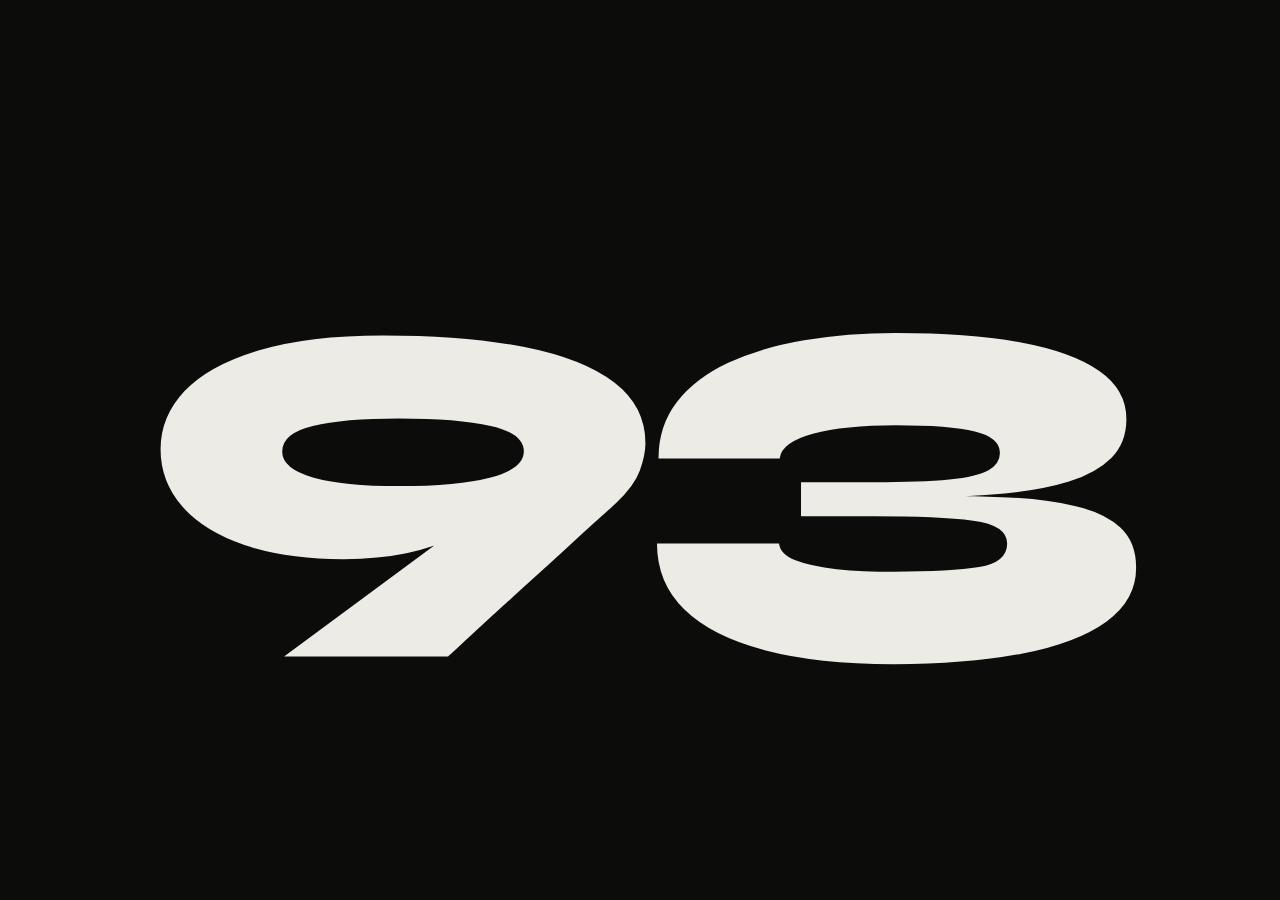
<file: vault.html>
<!doctype html>
<html lang="en-GB">
<head>
<meta charset="utf-8">
<meta name="viewport" content="width=device-width, initial-scale=1">
<meta name="robots" content="noindex, nofollow">
<title>Vault | Louis Janus Thomas</title>
<meta name="description" content="Vault.">

<meta property="og:type" content="website"><meta property="og:site_name" content="Louis Janus Thomas"><meta property="og:url" content="https://louisjanusthomas.com/vault.html">
<meta property="og:title" content="Vault | Louis Janus Thomas"><meta property="og:description" content="Vault.">
<meta property="og:image" content="https://louisjanusthomas.com/images/og.jpg"><meta property="og:image:width" content="1200"><meta property="og:image:height" content="630"><meta name="twitter:card" content="summary_large_image">
<link rel="icon" href="favicon.ico?v=2" sizes="32x32"><link rel="icon" href="images/icon-512.png?v=2" type="image/png"><link rel="apple-touch-icon" href="images/apple-touch-icon.png?v=2">
<meta name="theme-color" content="#0c0c0b">
<link rel="stylesheet" href="style.css">
<script>
document.addEventListener('submit',function(e){
  var f=e.target; if(!f.classList||!f.classList.contains('signup'))return;
  e.preventDefault();
  var b=f.querySelector('button'), em=f.querySelector('input[type=email]'), note=f.nextElementSibling;
  if(!em.value||!em.checkValidity()){em.focus();return}
  b.disabled=true; b.textContent='…';
  var cb='mc'+Date.now(), s=document.createElement('script');
  var q=new URLSearchParams(new FormData(f)).toString();
  var done=function(ok,msg){
    if(ok){f.classList.add('done');em.disabled=true;b.textContent=/confirm/i.test(msg)?'Check your inbox ✓':'You’re in ✓';
      if(note)note.textContent=/confirm/i.test(msg)?'One click in the email and you’re in. Check Junk if it’s not there.':'New music lands in your inbox first.';}
    else{b.disabled=false;b.textContent='Sign up';
      if(note)note.textContent=/already/i.test(msg)?'You’re already on the list ✓':(/too many/i.test(msg)?'Too many tries. Give it a few minutes.':'That didn’t work. Check the address and try again.');}
  };
  window[cb]=function(r){delete window[cb];s.remove();
    if(r.result==='redirect'){b.textContent='One sec…';f.setAttribute('target','_self');HTMLFormElement.prototype.submit.call(f);return}
    done(r.result==='success',r.msg||'')};
  s.onerror=function(){done(false,'')};
  s.src=f.action.replace('/post?','/post-json?')+'&'+q+'&c='+cb;
  document.body.appendChild(s);
});
</script>
</head>
<body class="bare">
<header class="top"><a class="name" href="index.html">Louis Janus Thomas</a><nav aria-label="Main"><a href="music.html">Music</a><a href="about.html">About</a><a href="mailer.html">Mailer</a><a href="contact.html">Contact</a><a class="nav-ig" href="https://www.instagram.com/louisjanusthomas" rel="noopener" aria-label="Instagram"><svg class="ig" viewBox="0 0 24 24" width="15" height="15" aria-hidden="true" fill="none" stroke="currentColor" stroke-width="1.6"><rect x="3" y="3" width="18" height="18" rx="5"/><circle cx="12" cy="12" r="4.2"/><circle cx="17.3" cy="6.7" r="1" fill="currentColor" stroke="none"/></svg></a></nav></header>
<main>
<div class="vault">
  <p id="vn" class="vn" aria-live="polite">93</p>
  <form id="gk" class="gk" autocomplete="off" hidden><input type="password" aria-label="Password" autocapitalize="none" autocorrect="off" spellcheck="false" required><button type="submit">Unlock</button></form>
  <p id="gm" class="fine" role="status"></p>
  <div id="go" hidden><audio controls controlslist="nodownload noplaybackrate noremoteplayback" disableremoteplayback></audio></div>
</div>
<script>(function(){var n=document.getElementById('vn'),f=document.getElementById('gk'),i=f.querySelector('input'),b=f.querySelector('button'),m=document.getElementById('gm'),o=document.getElementById('go');function show(left){left=Math.max(0,left|0);n.textContent=left;if(left===0){f.hidden=false}}function poll(){var u='https://raw.githubusercontent.com/LJT0fficial/louisjanusthomas.com/main/vault/count.json?t='+Date.now();fetch(u,{cache:'no-store'}).then(function(r){return r.json()}).then(function(d){show(d.left)}).catch(function(){fetch('vault/count.json?t='+Date.now(),{cache:'no-store'}).then(function(r){return r.json()}).then(function(d){show(d.left)}).catch(function(){})})}poll();setInterval(poll,60000);f.addEventListener('submit',async function(e){e.preventDefault();b.disabled=true;b.textContent='Unlocking\u2026';m.textContent='';if(!(window.crypto&&crypto.subtle)){m.textContent='Open this page in Safari or Chrome.';b.disabled=false;b.textContent='Unlock';return}var r;try{r=await fetch('vault/track.enc',{cache:'no-store'});if(!r.ok)throw 0}catch(x){m.textContent='Couldn\\'t load. Try again.';b.disabled=false;b.textContent='Unlock';return}try{var buf=new Uint8Array(await r.arrayBuffer());var km=await crypto.subtle.importKey('raw',new TextEncoder().encode(i.value),'PBKDF2',false,['deriveKey']);var k=await crypto.subtle.deriveKey({name:'PBKDF2',salt:buf.slice(0,16),iterations:600000,hash:'SHA-256'},km,{name:'AES-GCM',length:256},false,['decrypt']);var p=await crypto.subtle.decrypt({name:'AES-GCM',iv:buf.slice(16,28)},k,buf.slice(28));var a=o.querySelector('audio');a.src=URL.createObjectURL(new Blob([p],{type:'audio/mpeg'}));a.addEventListener('contextmenu',function(ev){ev.preventDefault()});f.hidden=true;o.hidden=false;}catch(err){m.textContent='Not quite.';b.disabled=false;b.textContent='Unlock';i.select();}});})();</script>
</main>

<footer class="foot"><span>© 2026 Louis Janus Thomas</span><span>Brighton</span><span class="label">Released on UDZ Records</span><a href="privacy.html">Privacy</a><a class="mark" href="index.html" aria-label="Louis Janus Thomas, home"><img src="images/ljt-logo.png" alt="Louis Janus Thomas" width="64" height="28"></a></footer>


</body>
</html>
</file>
<file: style.css>
/* Louis Janus Thomas: artist site. Hyper-minimal. */
@font-face{font-family:Syne;font-weight:600;font-display:swap;src:url(fonts/syne-latin-600-normal.woff2) format("woff2")}
@font-face{font-family:Syne;font-weight:700;font-display:swap;src:url(fonts/syne-latin-700-normal.woff2) format("woff2")}
@font-face{font-family:Syne;font-weight:800;font-display:swap;src:url(fonts/syne-latin-800-normal.woff2) format("woff2")}
@font-face{font-family:"Space Grotesk";font-weight:400;font-display:swap;src:url(fonts/space-grotesk-latin-400-normal.woff2) format("woff2")}
@font-face{font-family:"Space Grotesk";font-weight:500;font-display:swap;src:url(fonts/space-grotesk-latin-500-normal.woff2) format("woff2")}
@font-face{font-family:"DM Mono";font-weight:400;font-display:swap;src:url(fonts/dm-mono-latin-400-normal.woff2) format("woff2")}
:root{--blood:#e8502a;--bg:#0c0c0b;--ink:#ecebe6;--muted:#86857f;--line:#262624;--pad:clamp(16px,4vw,48px)}
*{box-sizing:border-box}
html{-webkit-text-size-adjust:100%}
body{margin:0;background:var(--bg);color:var(--ink);font:400 16px/1.6 "Space Grotesk",system-ui,sans-serif;min-height:100vh;display:flex;flex-direction:column}
a{color:inherit;text-decoration:none}
a:hover,a:focus-visible{text-decoration:underline;text-underline-offset:4px;text-decoration-thickness:1px}
:focus-visible{outline:1px solid var(--ink);outline-offset:3px}
.draft{font:400 11px/1 "DM Mono",monospace;text-align:center;padding:7px;color:var(--muted);border-bottom:1px solid var(--line)}
.top{display:flex;justify-content:space-between;align-items:baseline;gap:24px;padding:28px var(--pad)}
.name{font:800 17px/1 Syne,sans-serif;letter-spacing:-.01em}
nav{display:flex;gap:clamp(16px,3vw,32px)}
nav a{font:600 14px/1 Syne,sans-serif;color:var(--muted)}
nav a[aria-current]{color:var(--ink)}
nav a:hover,nav a:focus-visible{color:var(--blood);text-decoration:none}
nav a{transition:color .15s}
.nav-ig{display:inline-flex;align-items:center}
.nav-ig .ig{width:16px;height:16px}
main{flex:1;padding:0 var(--pad)}
h1,h2{font-family:Syne,sans-serif;font-weight:800;letter-spacing:-.025em;margin:0}
h1{font-size:clamp(44px,9vw,128px);line-height:.95}
h2{font-weight:700;font-size:clamp(22px,2.4vw,30px);line-height:1.1}
.meta{font:400 12px/1.5 "DM Mono",monospace;color:var(--muted);margin:0 0 12px;letter-spacing:.02em}
.links{display:flex;flex-wrap:wrap;gap:6px 20px;margin:14px 0 0;font-size:14px;font-weight:500}
.links a::after{content:" \2197";color:var(--muted)}
.links a::after{transition:color .15s}
.links a:hover::after,.links a:focus-visible::after{color:#d7261e}
.links a.watch{color:var(--blood)}
.links a.watch::after{content:""}
.hero{padding:clamp(72px,16vh,180px) 0 clamp(56px,10vh,120px)}
.latest{display:grid;grid-template-columns:minmax(0,520px) 1fr;gap:clamp(24px,4vw,56px);align-items:end;padding-bottom:clamp(64px,12vh,140px)}
.latest img{width:100%;height:auto;display:block}
.latest{padding-top:clamp(40px,8vh,96px)}
.tease{display:flex;gap:20px;align-items:baseline;padding:clamp(48px,10vh,120px) 0 0}
.tease .meta{margin:0}
.tease-n{font:700 15px/1 Syne,sans-serif}
.tease-n a{display:inline-flex;gap:6px;align-items:center}
.lead-h{font-size:clamp(30px,3.6vw,52px);line-height:1.02;margin:0 0 18px}
.lead-s{font:700 clamp(20px,2vw,26px)/1.2 Syne,sans-serif;margin:0 0 14px}
.credit{font:400 12px/1 "DM Mono",monospace;color:var(--muted);margin:0 0 4px}
.credit a{display:inline-flex;align-items:center;gap:6px}
.ig{vertical-align:-3px}
.label-h{font:400 12px/1 "DM Mono",monospace;color:var(--muted);letter-spacing:.02em;margin:0 0 16px}
.live{display:grid;grid-template-columns:minmax(0,520px) 1fr;gap:clamp(24px,4vw,56px);align-items:end;padding-bottom:clamp(64px,12vh,140px)}
.live img{width:100%;height:auto;display:block}
.gift{max-width:760px;padding-top:clamp(40px,8vh,96px);padding-bottom:clamp(64px,12vh,140px)}
.gift img{width:100%;height:auto;display:block}
.gift h1{margin:0 0 14px}
.gift audio{width:100%;max-width:420px;margin:22px 0 6px;color-scheme:dark}
.gift .gk{display:flex;gap:10px;max-width:420px;margin-top:22px}
.gk input{flex:1 1 auto;min-width:0;background:transparent;border:1px solid var(--line);color:var(--ink);font:500 16px/1 "Space Grotesk",sans-serif;padding:14px 16px;border-radius:0;outline:none}
.gk[hidden]{display:none!important}.gk input:focus{border-color:var(--ink)}.gk input::placeholder{color:var(--muted)}
.gk button{background:var(--ink);color:var(--bg);border:0;font:700 14px/1 Syne,sans-serif;padding:14px 22px;cursor:pointer;transition:background .15s,color .15s}
.gk button:hover,.gk button:focus-visible{background:var(--blood);color:var(--ink)}
#gm{min-height:1.2em;color:#d7261e}
a.dl{display:inline-block;margin-top:10px;padding:12px 20px;background:var(--ink);color:var(--bg);font-weight:500;font-size:15px;text-decoration:none;transition:opacity .15s}
a.dl:hover,a.dl:focus-visible{opacity:.85}
.gift .fine{margin-top:16px}
.gift-link{margin-top:22px}
body.bare .top,body.bare .foot,body.bare .draft{display:none}
.vault{min-height:100vh;min-height:100svh;display:flex;flex-direction:column;align-items:center;justify-content:center;gap:28px;padding:24px;text-align:center}
.vn{font:800 clamp(140px,38vw,520px)/.85 Syne,sans-serif;letter-spacing:-.04em;margin:0;font-variant-numeric:tabular-nums}
.vault .gk{display:flex;gap:10px;width:min(420px,100%)}
.vault #go audio{width:min(420px,90vw);color-scheme:dark}
.gift>*{min-width:0}.gift h1{overflow-wrap:anywhere}
@media (max-width:760px){.gift{grid-template-columns:minmax(0,1fr);padding-top:24px}}
.live a:hover img{opacity:.9}
.join{padding-bottom:clamp(56px,10vh,110px)}
.join h2{margin-bottom:18px}
.signup{display:flex;gap:10px;max-width:520px;flex-wrap:wrap}
.signup input[type=email]{flex:1 1 240px;background:transparent;border:1px solid var(--line);color:var(--ink);font:500 16px/1 "Space Grotesk",sans-serif;padding:14px 16px;border-radius:0;outline:none;transition:border-color .15s}
.signup input[type=email]::placeholder{color:var(--muted)}
.signup input[type=email]:focus{border-color:var(--ink)}
.signup button{background:var(--ink);color:var(--bg);border:0;font:700 14px/1 Syne,sans-serif;padding:14px 22px;cursor:pointer;transition:background .15s,color .15s}
.signup button:hover,.signup button:focus-visible{background:var(--blood);color:var(--ink)}
.signup.big input[type=email]{font-size:18px;padding:18px 18px}
.signup.big button{font-size:15px;padding:18px 26px}
.fine{font:400 11px/1.5 "DM Mono",monospace;color:var(--muted);margin:12px 0 0}
.signup.done input[type=email]{opacity:.5}
.signup.done button{background:var(--blood);color:var(--ink)}
.signup button:disabled{cursor:default}
.fine a{text-decoration:underline;text-underline-offset:3px}
.vh{position:absolute;width:1px;height:1px;overflow:hidden;clip:rect(0 0 0 0);white-space:nowrap}
.slidein{position:fixed;right:24px;bottom:24px;z-index:50;width:min(380px,calc(100vw - 32px));background:#1a1a18;border:1px solid #3a3a37;padding:22px 22px 18px;box-shadow:0 0 0 1px rgba(0,0,0,.6),0 30px 80px rgba(0,0,0,.85),0 10px 24px rgba(0,0,0,.6);opacity:0;transform:translateY(14px);transition:opacity .45s cubic-bezier(.2,.7,.2,1),transform .45s cubic-bezier(.2,.7,.2,1)}
.slidein.in{opacity:1;transform:none}
.slidein .meta{margin:0 0 8px}
.slidein .si-h{font:700 22px/1.1 Syne,sans-serif;letter-spacing:-.01em;margin:0 0 16px}
.slidein .signup{flex-wrap:nowrap}.slidein .signup input[type=email]{flex:1 1 auto;min-width:0;padding:12px 14px;font-size:15px}
.slidein .signup button{padding:12px 16px;white-space:nowrap;flex:none}
.slidein .fine{margin-top:10px}
.si-x{position:absolute;top:8px;right:10px;background:none;border:0;color:var(--muted);font:400 22px/1 "Space Grotesk",sans-serif;cursor:pointer;padding:6px;transition:color .15s}
.si-x:hover,.si-x:focus-visible{color:var(--ink)}
@media (max-width:560px){.slidein{right:16px;bottom:16px;left:16px;width:auto}}
@media (prefers-reduced-motion:reduce){.slidein{transition:none;transform:none}}
/* Instrumentals deck: a small retro tape-deck, docked bottom-left */
.deck{position:fixed;left:24px;bottom:24px;z-index:40;width:264px;background:linear-gradient(#1c1c1a,#121211);border:1px solid #3a3a37;border-radius:3px;padding:10px 10px 8px;box-shadow:0 0 0 1px rgba(0,0,0,.6),0 18px 50px rgba(0,0,0,.75),inset 0 1px 0 rgba(255,255,255,.05);font:400 11px/1 "DM Mono",monospace;color:var(--muted)}
.lcd{display:flex;align-items:center;gap:8px;background:#070706;border:1px solid #000;box-shadow:inset 0 1px 4px rgba(0,0,0,.9);padding:8px 9px;color:var(--ink);text-transform:uppercase;letter-spacing:.06em;position:relative;overflow:hidden}
.lcd::after{content:"";position:absolute;inset:0;pointer-events:none;background:repeating-linear-gradient(0deg,rgba(255,255,255,.035) 0 1px,transparent 1px 3px)}
.lcd-n{color:var(--muted)}
.lcd-t{flex:1;min-width:0;overflow:hidden;white-space:nowrap}
.lcd-t span{display:inline-block;text-shadow:0 0 6px rgba(236,235,230,.35)}
.deck.long.on .lcd-t span{animation:deck-scroll 9s linear infinite;padding-left:100%}
@keyframes deck-scroll{to{transform:translateX(-100%)}}
.lcd-tm{font-variant-numeric:tabular-nums;color:var(--muted)}
.deck.on .lcd-n{color:var(--blood)}
.bar{height:3px;background:#2a2a28;margin:8px 0;cursor:pointer;position:relative}
.bar::before{content:"";position:absolute;inset:-6px 0}
.bar i{display:block;height:100%;width:0;background:var(--ink)}
.keys{display:flex;align-items:center;gap:4px}
.keys .lbl{margin-right:auto;font-size:9.5px;letter-spacing:.14em;text-transform:uppercase}
.keys button{width:30px;height:24px;display:inline-flex;align-items:center;justify-content:center;background:linear-gradient(#2a2a27,#1d1d1b);border:1px solid #3e3e3a;border-bottom-color:#0b0b0a;border-radius:2px;color:var(--ink);cursor:pointer;padding:0;box-shadow:inset 0 1px 0 rgba(255,255,255,.06)}
.keys button:active{transform:translateY(1px);background:#181816;box-shadow:inset 0 1px 3px rgba(0,0,0,.8)}
.keys button:hover,.keys button:focus-visible{color:var(--blood)}
.keys svg{width:11px;height:11px}
.k-min span{display:block;width:9px;height:1.5px;background:currentColor}
.deck.min{width:auto;padding:6px}
.deck.min .lcd,.deck.min .bar,.deck.min .lbl,.deck.min .k-prev,.deck.min .k-next{display:none}
.deck.min .k-min span{height:9px;width:9px;background:none;border:1.5px solid currentColor}
@media (max-width:560px){.deck,.deck.min{left:12px;bottom:12px;width:auto;padding:6px}.deck .lcd,.deck .bar,.deck .lbl,.deck .k-min{display:none}.deck.min .k-prev,.deck.min .k-next{display:inline-flex}.keys button{width:38px;height:32px}.keys svg{width:13px;height:13px}}
@media (prefers-reduced-motion:reduce){.deck.long.on .lcd-t span{animation:none;padding-left:0}}
body:not(.bare) .foot{padding-bottom:max(18px,120px)}
.prose p{max-width:62ch;margin:0 0 14px}
.updates{padding-bottom:clamp(48px,8vh,96px)}
.updates ul{list-style:none;margin:0;padding:0;border-top:1px solid var(--line)}
.updates li{display:flex;gap:24px;align-items:baseline;padding:16px 0;border-bottom:1px solid var(--line);font-weight:500}
.updates li .meta{margin:0;min-width:92px}
.page{padding:clamp(56px,10vh,110px) 0}
.page h1{font-size:clamp(40px,6vw,80px);margin-bottom:clamp(32px,6vh,64px)}
.narrow{max-width:720px}
/* Contact: a fast red stripe sweeps across the email, which rises into place as it leaves */
.wipe{position:relative;display:inline-block;overflow:hidden;vertical-align:bottom;padding:0 2px}
.wipe span{display:inline-block;opacity:0;transform:translateY(40%);animation:wipe-text .32s cubic-bezier(.2,.8,.2,1) .34s forwards}
.wipe::after{content:"";position:absolute;inset:0;background:#d7261e;transform:scaleX(0);transform-origin:left;animation:wipe-bar .62s cubic-bezier(.83,0,.17,1) .06s forwards}
@keyframes wipe-bar{0%{transform:scaleX(0);transform-origin:left}48%{transform:scaleX(1);transform-origin:left}52%{transform:scaleX(1);transform-origin:right}100%{transform:scaleX(0);transform-origin:right}}
@keyframes wipe-text{to{opacity:1;transform:none}}
@media (prefers-reduced-motion:reduce){.wipe span{opacity:1;transform:none;animation:none}.wipe::after{display:none}}
.about{display:grid;grid-template-columns:minmax(0,1fr) minmax(0,440px);gap:clamp(32px,6vw,96px);align-items:start}
.portrait{margin:0}
.portrait img,.portrait video{width:100%;height:auto;display:block}
.portrait figcaption{font:400 11px/1 "DM Mono",monospace;color:var(--muted);margin-top:10px}
.big{font-size:clamp(20px,2.2vw,26px);line-height:1.4;font-weight:500;margin:0 0 24px}
.narrow p{max-width:60ch}
.discog{list-style:none;margin:0;padding:0;border-top:1px solid var(--line)}
.row{display:grid;grid-template-columns:96px 1fr;gap:24px;padding:24px 0;border-bottom:1px solid var(--line);align-items:center}
.row img{width:96px;height:96px;display:block}
.row .meta{margin:6px 0 0}
.row .links{margin-top:10px;font-size:13px}
.mark{margin-left:auto;display:block;line-height:0}
.mark img{width:64px;height:auto;display:block;opacity:.92}
.mark a:hover img{opacity:1}
.foot{display:flex;flex-wrap:wrap;align-items:center;gap:8px 28px;padding:18px var(--pad);border-top:1px solid var(--line);font:400 11px/1.4 "DM Mono",monospace;color:var(--muted)}

@media (max-width:700px){
 .top{flex-direction:column;gap:14px;padding:22px var(--pad)}
 .latest{grid-template-columns:1fr}
 .about{grid-template-columns:1fr}
 .live{grid-template-columns:1fr}
 .row{grid-template-columns:72px 1fr;gap:16px}
 .row img{width:72px;height:72px}
 .mark{margin-left:0}
}
</file>
